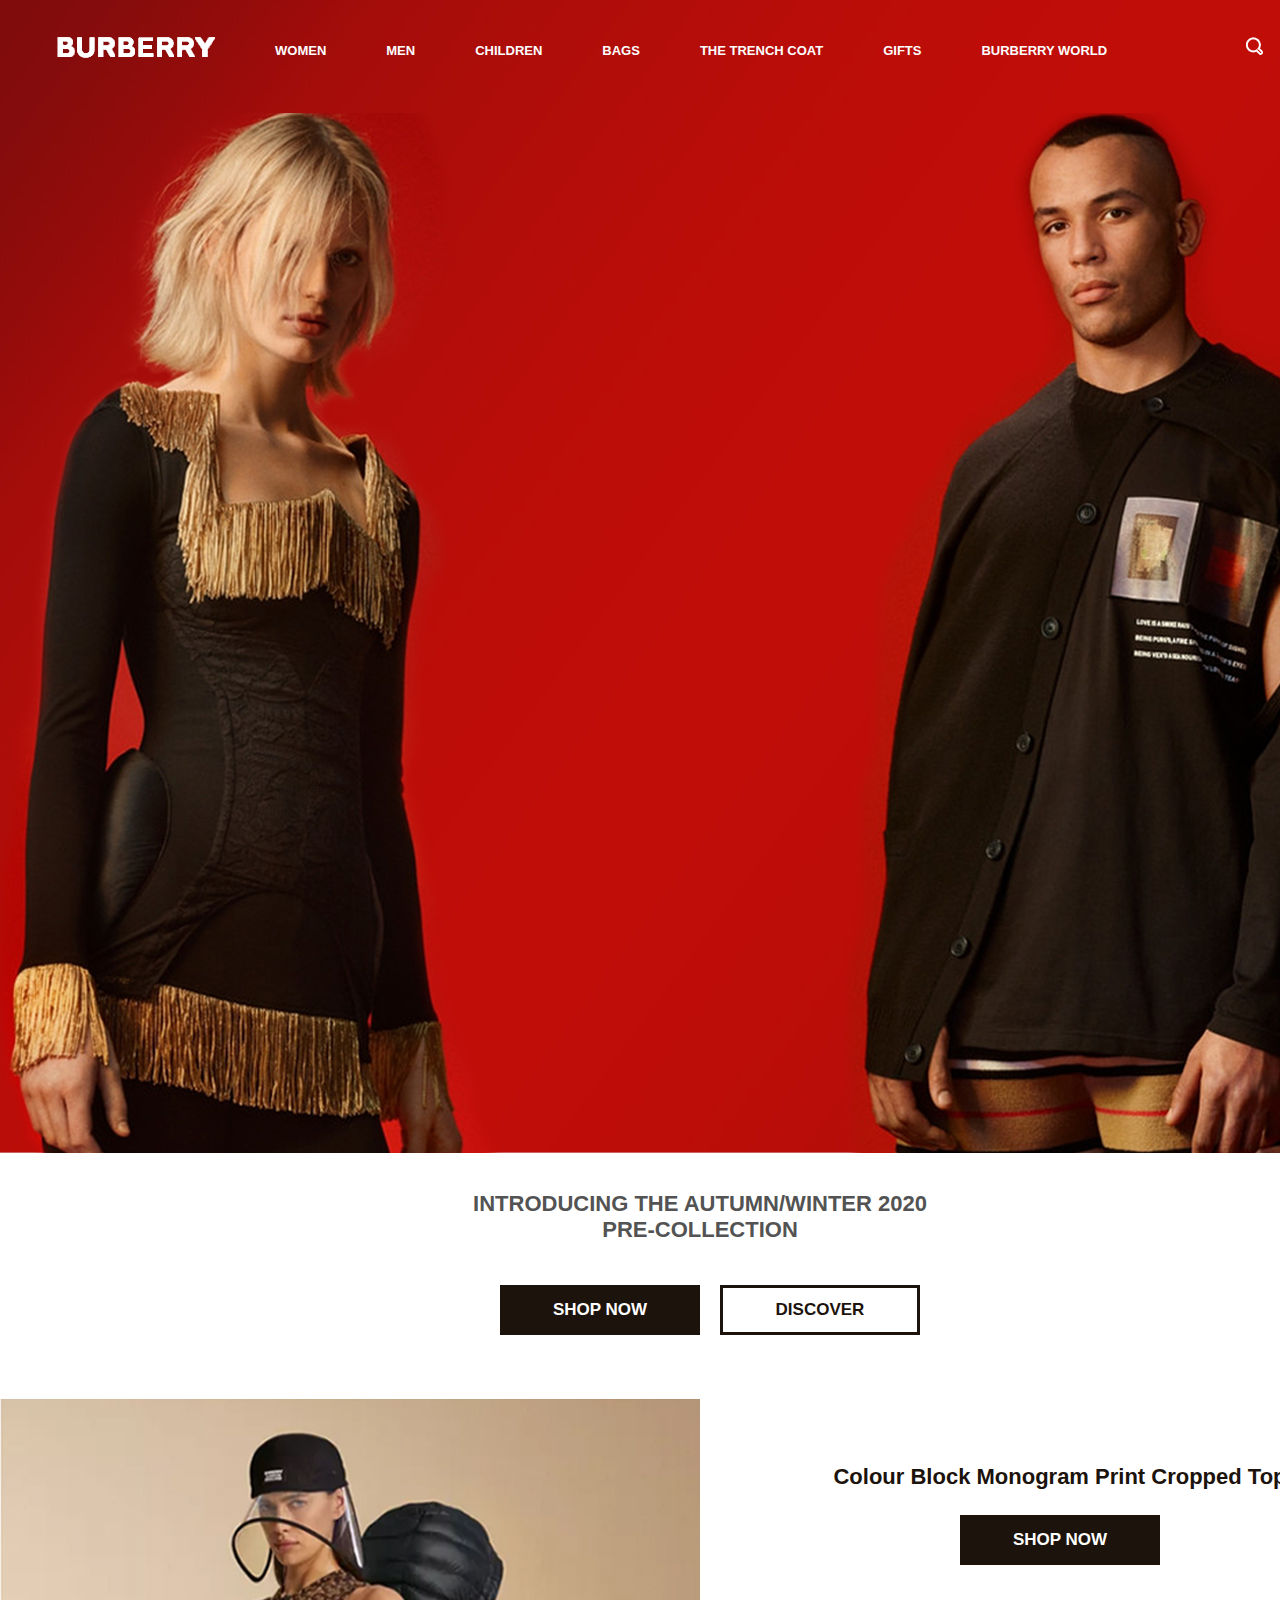
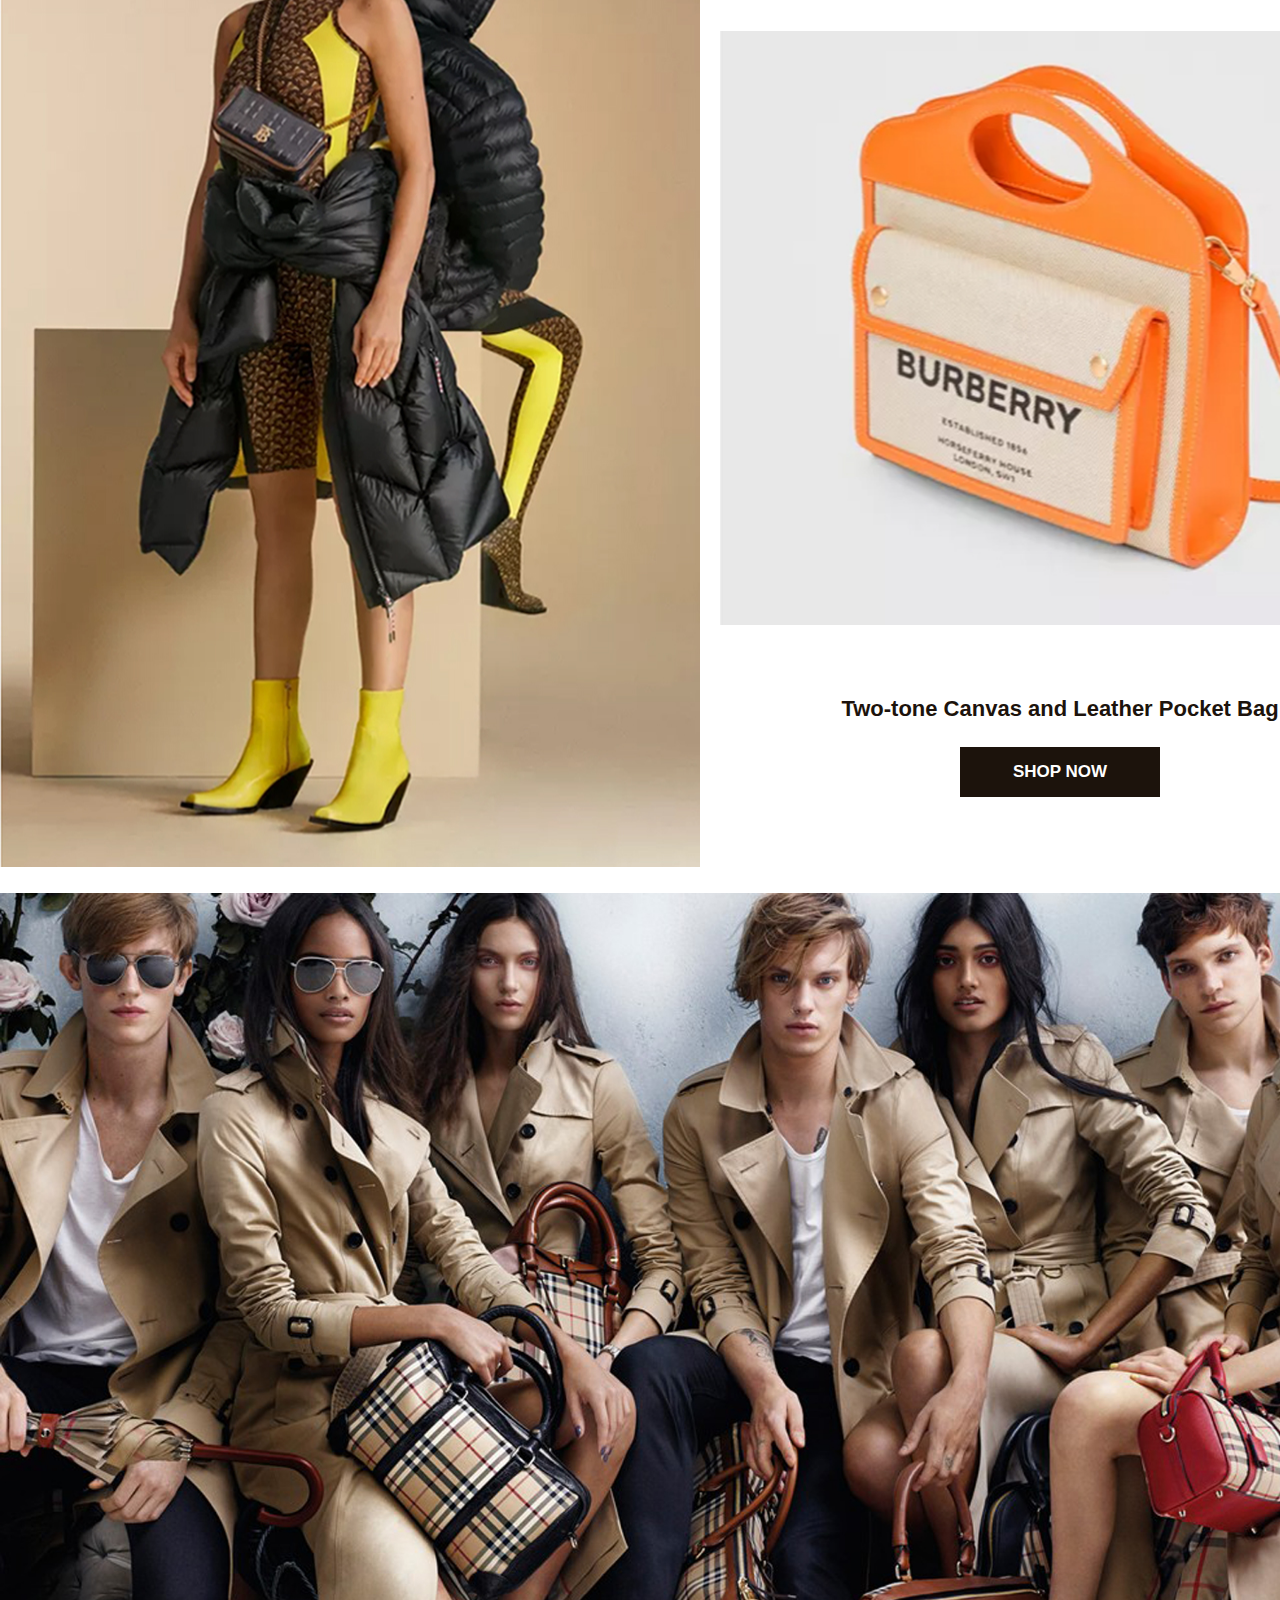
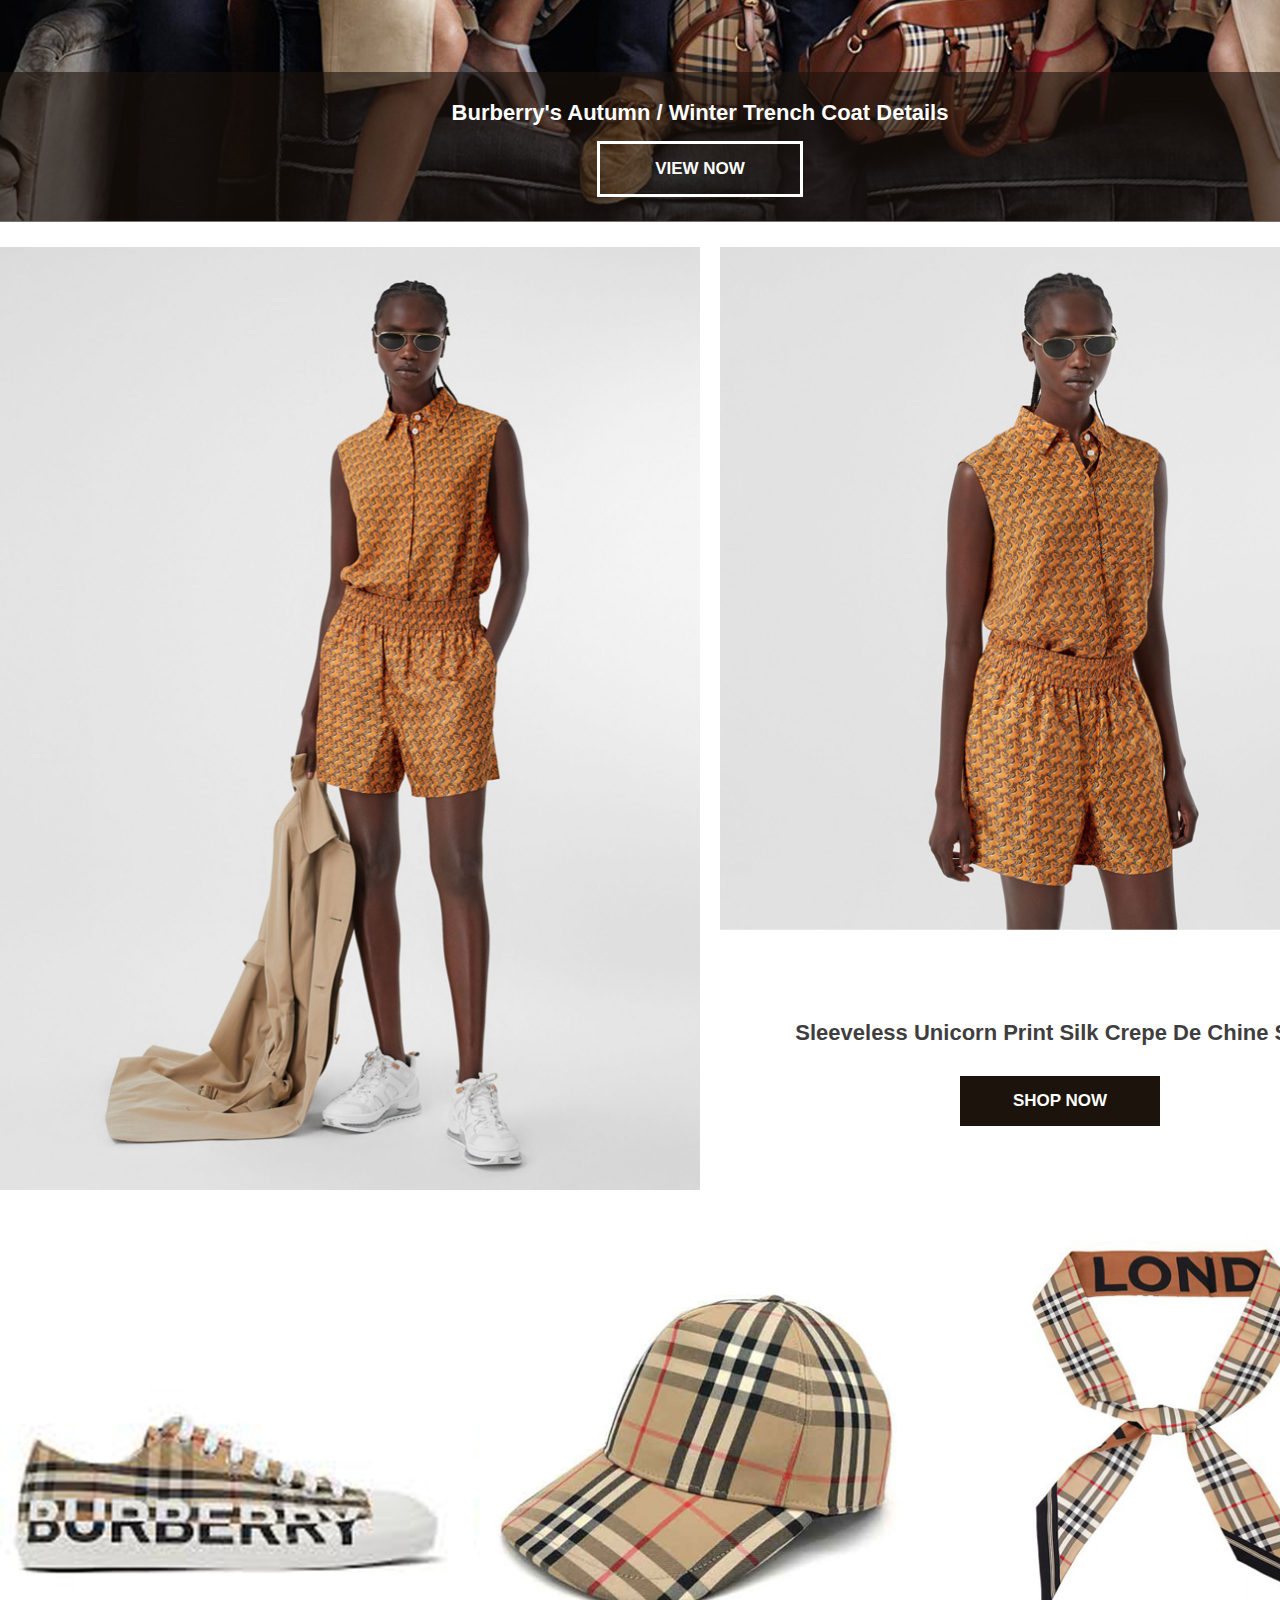
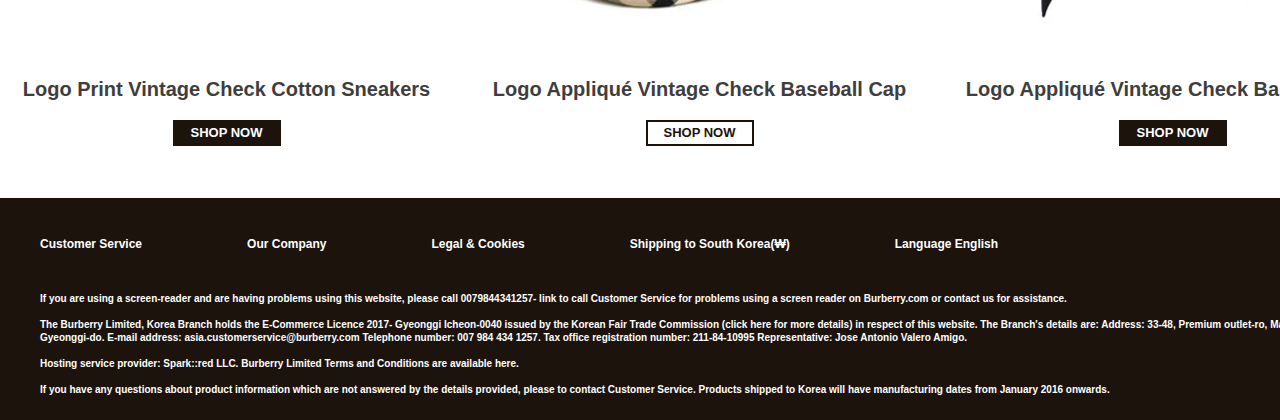
<file: index.html>
<!doctype html>
<html lang="ko">
	<head>
		<title>Burberry</title>
		<meta charset="utf-8">
		<link href="css/common.css" rel="stylesheet">
		<link href="css/main.css" rel="stylesheet">
	</head>
	<body>
		<div class="firstDiv">
			<header>
				<h1><a href="#"><img src="images/logo.png" alt="로고"></a></h1>
				<nav>
					<ul class="menu">
						<li><a href="women.html">WOMEN</a></li>
						<li><a href="men.html">MEN</a></li>
						<li><a href="children.html">CHILDREN</a></li>
						<li><a href="bags.html">BAGS</a></li>
						<li><a href="thetrenchcoat.html">THE TRENCH COAT</a></li>
						<li><a href="#">GIFTS</a></li>
						<li><a href="#">BURBERRY WORLD</a></li>
					</ul>
					<ul class="icon">
						<li><a href="#"><img src="images/icon1.png" alt="icon1"></a></li>
						<li><a href="#"><img src="images/icon2.png" alt="icon2"></a></li>
						<li><a href="#"><img src="images/icon3.png" alt="icon3"></a></li>
					</ul>
				</nav>
			</header>
		</div>
		<section class="content">
			<section class="text">
				<p>INTRODUCING THE AUTUMN/WINTER 2020<br>
					PRE-COLLECTION</p>
				<ul>
					<li><a href="#">SHOP NOW</a></li>
					<li><a href="#">DISCOVER</a></li>
				</ul>
			</section>
			<section class="top">
				<ul>
					<li><img src="images/pic1.jpg" width="700px" height="1068px" alt="메인 모델 컷"></li>
					<li>
						<p>Colour Block Monogram Print Cropped Top</p>
						<a href="women.html">SHOP NOW</a><br>
						<img src="images/pic2.jpg" width="680px" alt="메인 가방">
						<p>Two-tone Canvas and Leather Pocket Bag</p>
						<a href="#">SHOP NOW</a>
					</li>
				</ul>
			</section>
			<section class="middle">
				<img src="images/middlepic.jpg" alt="단체컷">
				<div class="box">
					<p>Burberry's Autumn / Winter Trench Coat Details</p>
					<a href="thetrenchcoat.html">VIEW NOW</a>
				</div>
			</section>
			<section class="bottom">
				<ul>
					<li><img src="images/orangesuit1.jpg" width="700px" alt="오렌지수트1"></li>
					<li>
						<img src="images/orangesuit2.jpg" width="680px" alt="오렌지수트2">
						<p>Sleeveless Unicorn Print Silk Crepe De Chine Shirt</p>
						<a href="women.html">SHOP NOW</a>
					</li>
				</ul>
				<ul>
					<li>
						<img src="images/shoes.jpg" width="452px" alt="신발">
						<p>Logo Print Vintage Check Cotton Sneakers</p>
						<a href="#">SHOP NOW</a>
					</li>
					<li>
						<img src="images/hat.jpg" width="452px" alt="모자">
						<p>Logo Appliqué Vintage Check Baseball Cap</p>
						<a href="#">SHOP NOW</a>
					</li>
					<li>
						<img src="images/scarf.jpg" width="452px" alt="스카프">
						<p>Logo Appliqué Vintage Check Baseball Cap</p>
						<a href="#">SHOP NOW</a>
					</li>
				</ul>
			</section>
		</section>
		<div class="lastDiv">
			<footer>
				<ul>
					<li><a href="#">Customer Service</a></li>
					<li><a href="#">Our Company</a></li>
					<li><a href="#">Legal & Cookies</a></li>
					<li><a href="#">Shipping to South Korea(₩)</a></li>
					<li><a href="#">Language English</a></li>
				</ul>
				<p>If you are using a screen-reader and are having problems using this website, please 
				call 0079844341257- link to call Customer Service for problems using a screen reader on 
				Burberry.com or contact us for assistance.<br>
				<br>
				The Burberry Limited, Korea Branch holds the E-Commerce Licence 2017- Gyeonggi 
				Icheon-0040 issued by the Korean Fair Trade Commission (click here for more details) in 
				respect of this website. The Branch's details are: Address: 33-48, Premium outlet-ro, 
				Majang-myeon, Icheon-si, Gyeonggi-do. E-mail address: asia.customerservice@burberry.com 
				Telephone number: 007 984 434 1257. Tax office registration number: 211-84-10995 
				Representative: Jose Antonio Valero Amigo.<br>
				<br>
				Hosting service provider: Spark::red LLC. Burberry Limited Terms and Conditions are 
				available here.<br>
				<br>
				If you have any questions about product information which are not answered by the 
				details provided, please to contact Customer Service. Products shipped to Korea will have 
				manufacturing dates from January 2016 onwards.
				</p>
			</footer>
		</div>
	</body>
</html>
</file>
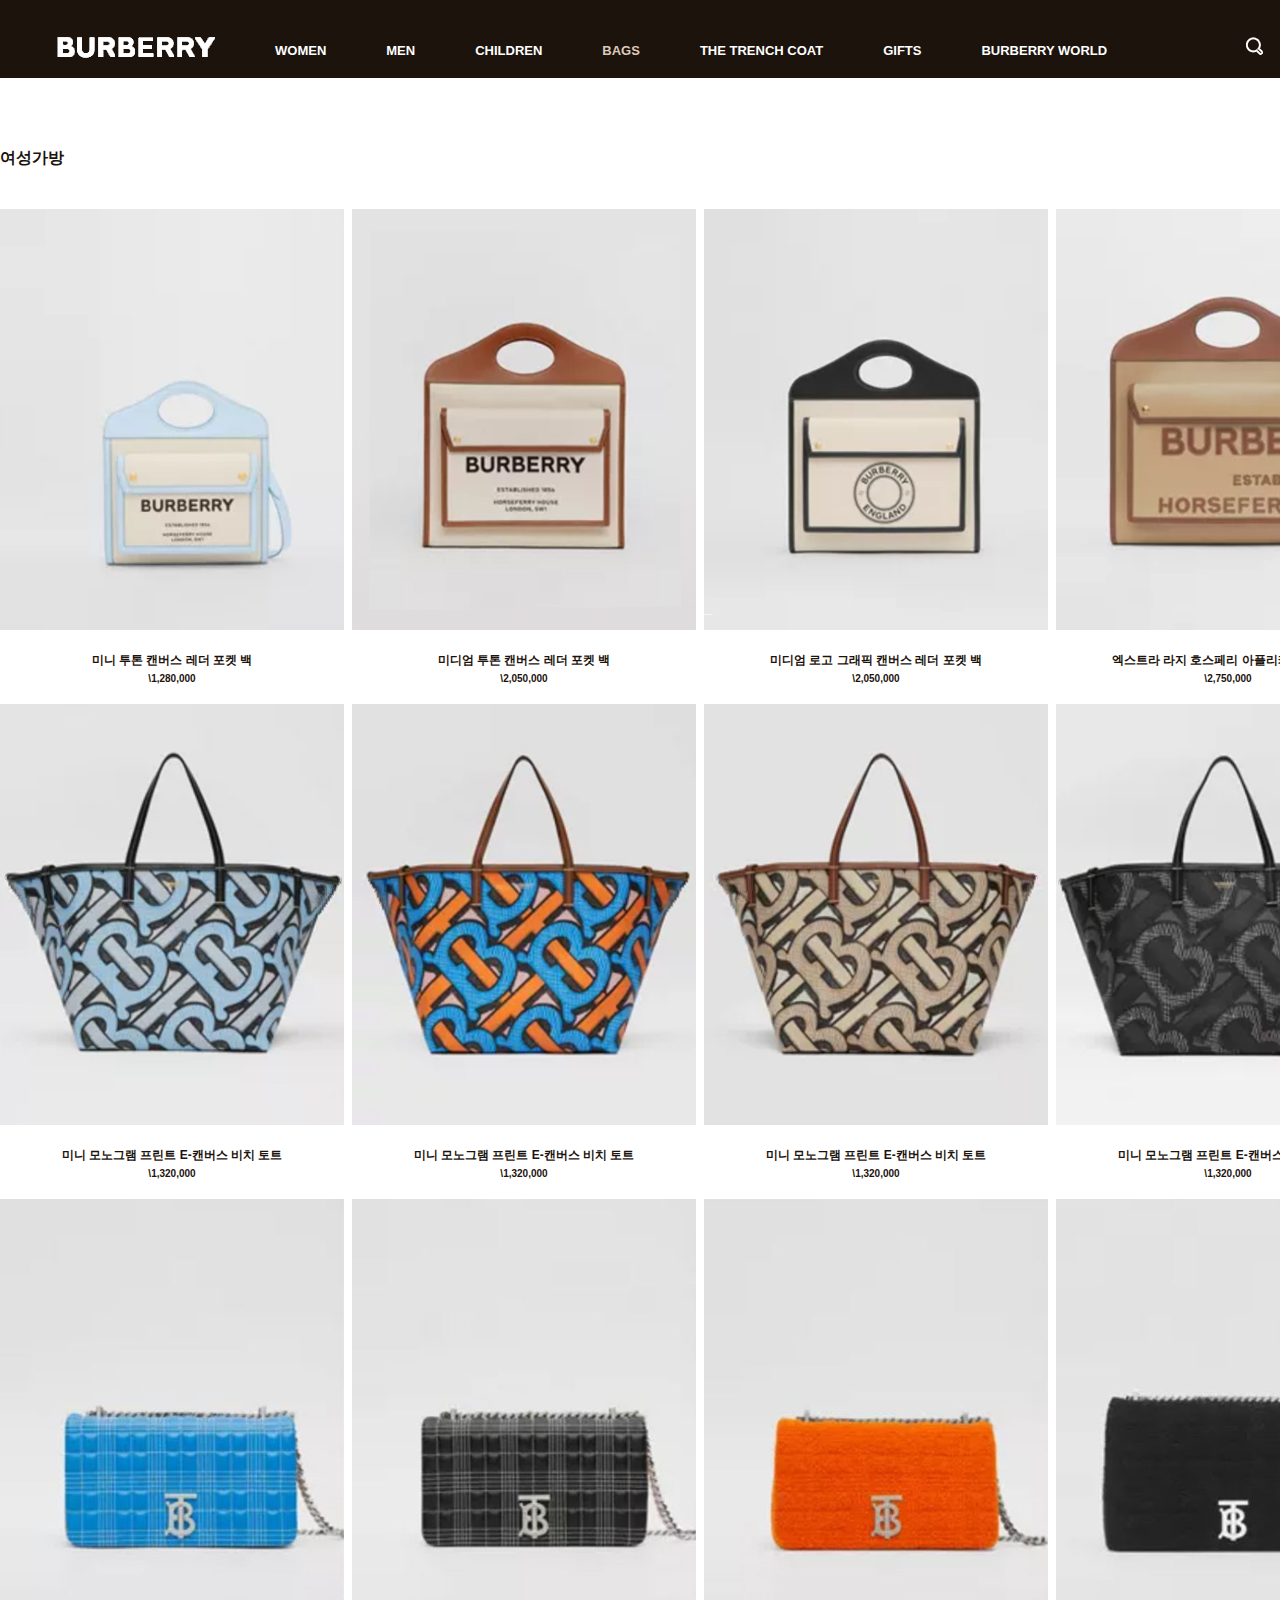
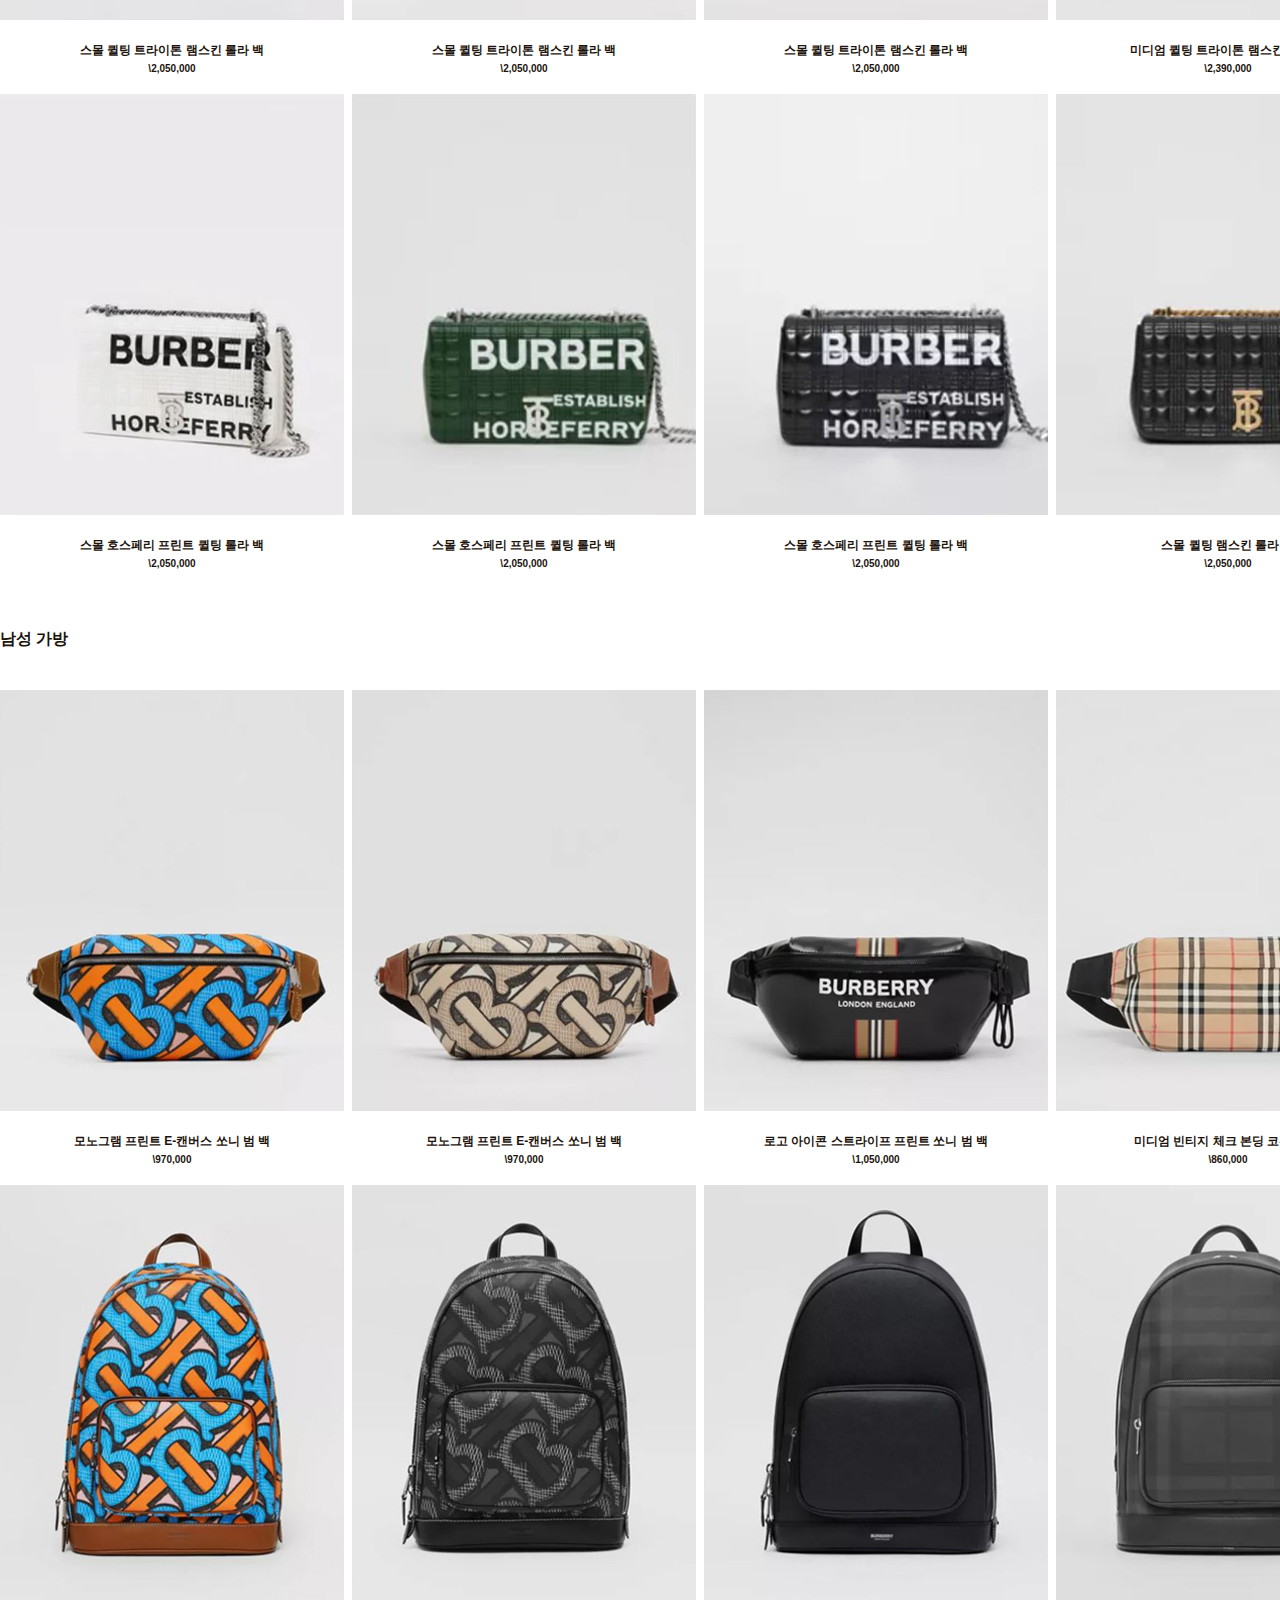
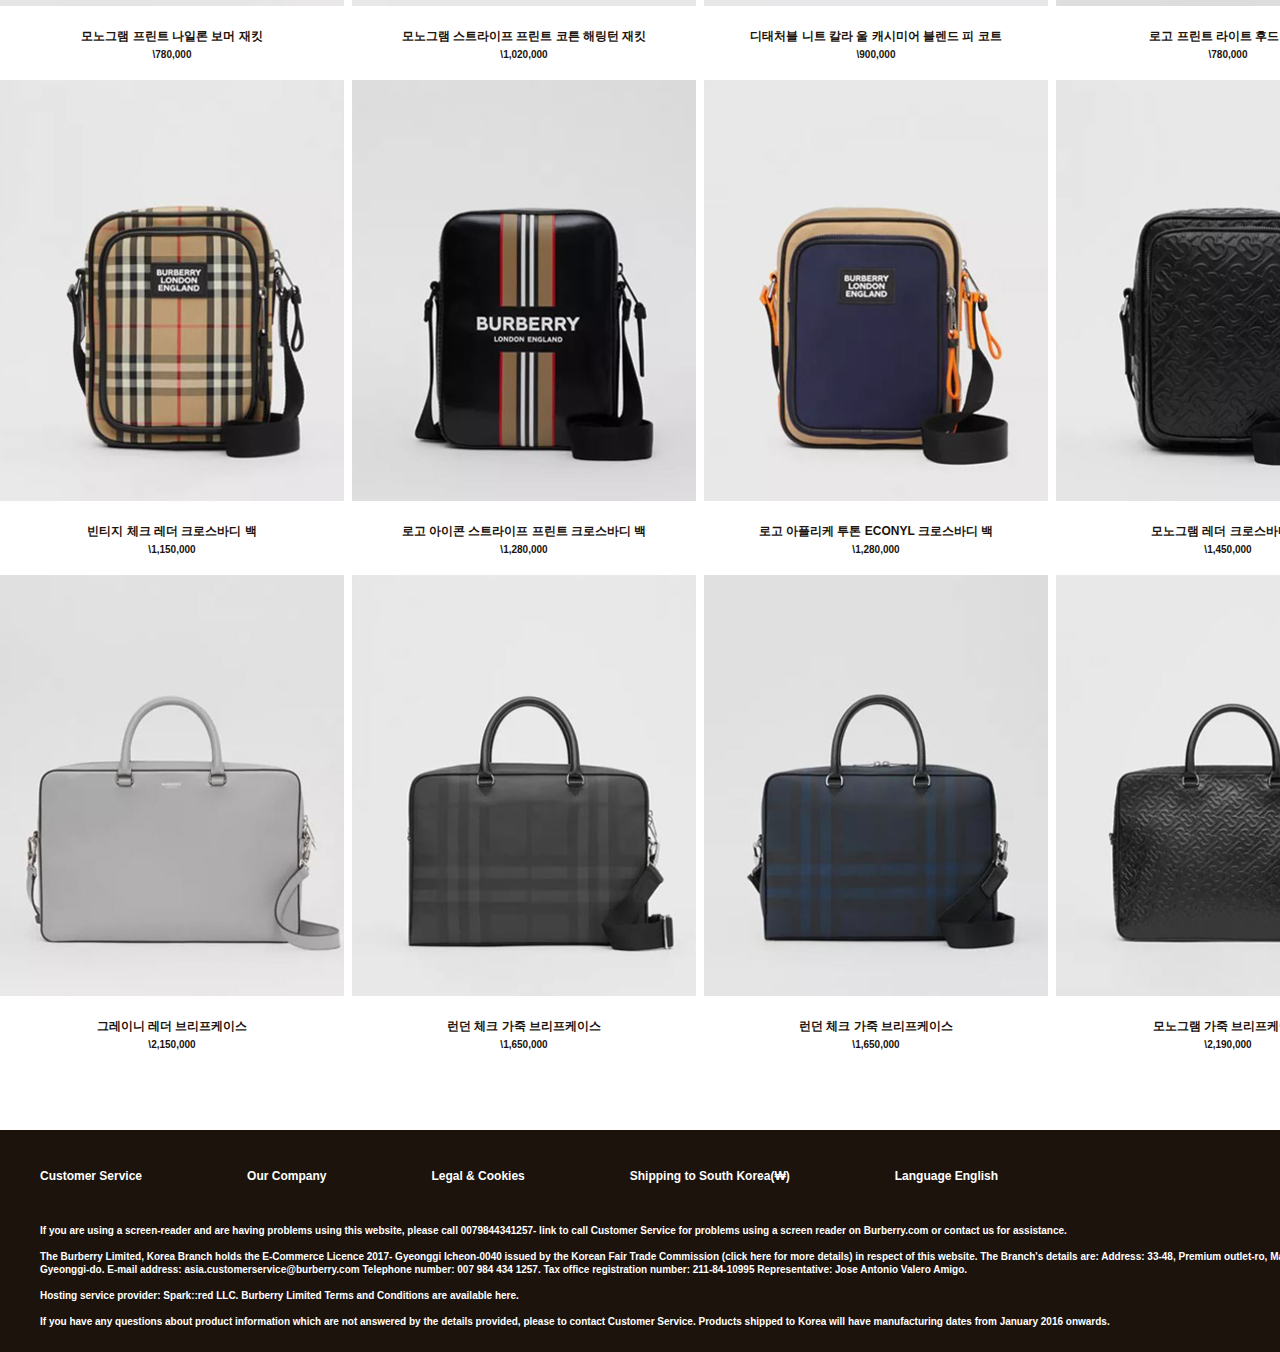
<file: bags.html>
<!doctype html>
<html lang="ko">
	<head>
		<title>Burberry</title>
		<meta charset="utf-8">
		<link href="css/common.css" rel="stylesheet">
		<link href="css/bags.css" rel="stylesheet">
	</head>
	<body>
		<div class="firstDiv">
			<header>
				<h1><a href="index.html"><img src="images/logo.png" alt="로고"></a></h1>
				<nav>
					<ul class="menu">
						<li><a href="women.html">WOMEN</a></li>
						<li><a href="men.html">MEN</a></li>
						<li><a href="bags.html">CHILDREN</a></li>
						<li><a href="bags.html">BAGS</a></li>
						<li><a href="thetrenchcoat.html">THE TRENCH COAT</a></li>
						<li><a href="#">GIFTS</a></li>
						<li><a href="#">BURBERRY WORLD</a></li>
					</ul>
					<ul class="icon">
						<li><a href="#"><img src="images/icon1.png" alt="icon1"></a></li>
						<li><a href="#"><img src="images/icon2.png" alt="icon2"></a></li>
						<li><a href="#"><img src="images/icon3.png" alt="icon3"></a></li>
					</ul>
				</nav>
			</header>
		</div>
		<section class="content">
			<p class="title">여성가방</p>
			<ul>
				<li>
					<img src="images/bags/bag_female1.jpg" alt="여성가방1">
					<p>미니 투톤 캔버스 레더 포켓 백<br>
					<span>\1,280,000</span></p>
				</li>
				<li>
					<img src="images/bags/bag_female2.jpg" alt="여성가방2">
					<p>미디엄 투톤 캔버스 레더 포켓 백<br>
					<span>\2,050,000</span></p>
				</li>
				<li>
					<img src="images/bags/bag_female3.jpg" alt="여성가방3">
					<p>미디엄 로고 그래픽 캔버스 레더 포켓 백<br>
					<span>\2,050,000</span></p>
				</li>
				<li>
					<img src="images/bags/bag_female4.jpg" alt="여성가방4">
					<p>엑스트라 라지 호스페리 아플리케 레더 포켓<br>
					<span>\2,750,000</span></p>
				</li>
			</ul>
			<ul>
				<li>
					<img src="images/bags/bag_female8.jpg" alt="여성가방8">
					<p>미니 모노그램 프린트 E-캔버스 비치 토트<br>
					<span>\1,320,000</span></p>
				</li>
				<li>
					<img src="images/bags/bag_female5.jpg" alt="여성가방5">
					<p>미니 모노그램 프린트 E-캔버스 비치 토트<br>
					<span>\1,320,000</span></p>
				</li>
				<li>
					<img src="images/bags/bag_female6.jpg" alt="여성가방6">
					<p>미니 모노그램 프린트 E-캔버스 비치 토트<br>
					<span>\1,320,000</span></p>
				</li>
				<li>
					<img src="images/bags/bag_female7.jpg" alt="여성가방7">
					<p>미니 모노그램 프린트 E-캔버스 비치 토트<br>
					<span>\1,320,000</span></p>
				</li>
			</ul>
			<ul>
				<li>
					<img src="images/bags/bag_female9.jpg" alt="여성가방9">
					<p>스몰 퀼팅 트라이톤 램스킨 롤라 백<br>
					<span>\2,050,000</span></p>
				</li>
				<li>
					<img src="images/bags/bag_female10.jpg" alt="여성가방10">
					<p>스몰 퀼팅 트라이톤 램스킨 롤라 백<br>
					<span>\2,050,000</span></p>
				</li>
				<li>
					<img src="images/bags/bag_female11.jpg" alt="여성가방11">
					<p>스몰 퀼팅 트라이톤 램스킨 롤라 백<br>
					<span>\2,050,000</span></p>
				</li>
				<li>
					<img src="images/bags/bag_female12.jpg" alt="여성가방12">
					<p>미디엄 퀼팅 트라이톤 램스킨 롤라 백<br>
					<span>\2,390,000</span></p>
				</li>
			</ul>
			<ul>
				<li>
					<img src="images/bags/bag_female13.jpg" alt="여성가방13">
					<p>스몰 호스페리 프린트 퀼팅 롤라 백<br>
					<span>\2,050,000</span></p>
				</li>
				<li>
					<img src="images/bags/bag_female14.jpg" alt="여성가방14">
					<p>스몰 호스페리 프린트 퀼팅 롤라 백<br>
					<span>\2,050,000</span></p>
				</li>
				<li>
					<img src="images/bags/bag_female15.jpg" alt="여성가방15">
					<p>스몰 호스페리 프린트 퀼팅 롤라 백<br>
					<span>\2,050,000</span></p>
				</li>
				<li>
					<img src="images/bags/bag_female16.jpg" alt="여성가방16">
					<p>스몰 퀼팅 램스킨 롤라 백<br>
					<span>\2,050,000</span></p>
				</li>
			</ul>
			<p class="title">남성 가방</p>
			<ul>
				<li>
					<img src="images/bags/bag_male1.jpg" alt="남성가방1">
					<p>모노그램 프린트 E-캔버스 쏘니 범 백<br>
					<span>\970,000</span></p>
				</li>
				<li>
					<img src="images/bags/bag_male2.jpg" alt="남성가방2">
					<p>모노그램 프린트 E-캔버스 쏘니 범 백<br>
					<span>\970,000</span></p>
				</li>
				<li>
					<img src="images/bags/bag_male3.jpg" alt="남성가방3">
					<p>로고 아이콘 스트라이프 프린트 쏘니 범 백<br>
					<span>\1,050,000</span></p>
				</li>
				<li>
					<img src="images/bags/bag_male4.jpg" alt="남성가방4">
					<p>미디엄 빈티지 체크 본딩 코튼 범 백<br>
					<span>\860,000</span></p>
				</li>
			</ul>
			<ul>
				<li>
					<img src="images/bags/bag_male5.jpg" alt="남성가방5">
					<p>모노그램 프린트 나일론 보머 재킷<br>
					<span>\780,000</span></p>
				</li>
				<li>
					<img src="images/bags/bag_male6.jpg" alt="남성가방6">
					<p>모노그램 스트라이프 프린트 코튼 해링턴 재킷<br>
					<span>\1,020,000</span></p>
				</li>
				<li>
					<img src="images/bags/bag_male7.jpg" alt="남성가방7">
					<p>디태처블 니트 칼라 울 캐시미어 블렌드 피 코트<br>
					<span>\900,000</span></p>
				</li>
				<li>
					<img src="images/bags/bag_male8.jpg" alt="남성가방8">
					<p>로고 프린트 라이트 후드 재킷<br>
					<span>\780,000</span></p>
				</li>
			</ul>
			<ul>
				<li>
					<img src="images/bags/bag_male9.jpg" alt="남성가방9">
					<p>빈티지 체크 레더 크로스바디 백<br>
					<span>\1,150,000</span></p>
				</li>
				<li>
					<img src="images/bags/bag_male10.jpg" alt="남성가방10">
					<p>로고 아이콘 스트라이프 프린트 크로스바디 백<br>
					<span>\1,280,000</span></p>
				</li>
				<li>
					<img src="images/bags/bag_male11.jpg" alt="남성가방11">
					<p>로고 아플리케 투톤 ECONYL 크로스바디 백<br>
					<span>\1,280,000</span></p>
				</li>
				<li>
					<img src="images/bags/bag_male12.jpg" alt="남성가방12">
					<p>모노그램 레더 크로스바디 백<br>
					<span>\1,450,000</span></p>
				</li>
			</ul>
			<ul>
				<li>
					<img src="images/bags/bag_male13.jpg" alt="남성가방13">
					<p>그레이니 레더 브리프케이스<br>
					<span>\2,150,000</span></p>
				</li>
				<li>
					<img src="images/bags/bag_male14.jpg" alt="남성가방14">
					<p>런던 체크 가죽 브리프케이스<br>
					<span>\1,650,000</span></p>
				</li>
				<li>
					<img src="images/bags/bag_male15.jpg" alt="남성가방15">
					<p>런던 체크 가죽 브리프케이스<br>
					<span>\1,650,000</span></p>
				</li>
				<li>
					<img src="images/bags/bag_male16.jpg" alt="남성가방16">
					<p>모노그램 가죽 브리프케이스<br>
					<span>\2,190,000</span></p>
				</li>
			</ul>
		</section>
		<div class="lastDiv">
			<footer>
				<ul>
					<li><a href="#">Customer Service</a></li>
					<li><a href="#">Our Company</a></li>
					<li><a href="#">Legal & Cookies</a></li>
					<li><a href="#">Shipping to South Korea(₩)</a></li>
					<li><a href="#">Language English</a></li>
				</ul>
				<p>If you are using a screen-reader and are having problems using this website, please 
				call 0079844341257- link to call Customer Service for problems using a screen reader on 
				Burberry.com or contact us for assistance.<br>
				<br>
				The Burberry Limited, Korea Branch holds the E-Commerce Licence 2017- Gyeonggi 
				Icheon-0040 issued by the Korean Fair Trade Commission (click here for more details) in 
				respect of this website. The Branch's details are: Address: 33-48, Premium outlet-ro, 
				Majang-myeon, Icheon-si, Gyeonggi-do. E-mail address: asia.customerservice@burberry.com 
				Telephone number: 007 984 434 1257. Tax office registration number: 211-84-10995 
				Representative: Jose Antonio Valero Amigo.<br>
				<br>
				Hosting service provider: Spark::red LLC. Burberry Limited Terms and Conditions are 
				available here.<br>
				<br>
				If you have any questions about product information which are not answered by the 
				details provided, please to contact Customer Service. Products shipped to Korea will have 
				manufacturing dates from January 2016 onwards.
				</p>
			</footer>
		</div>
	</body>
</html>
</file>
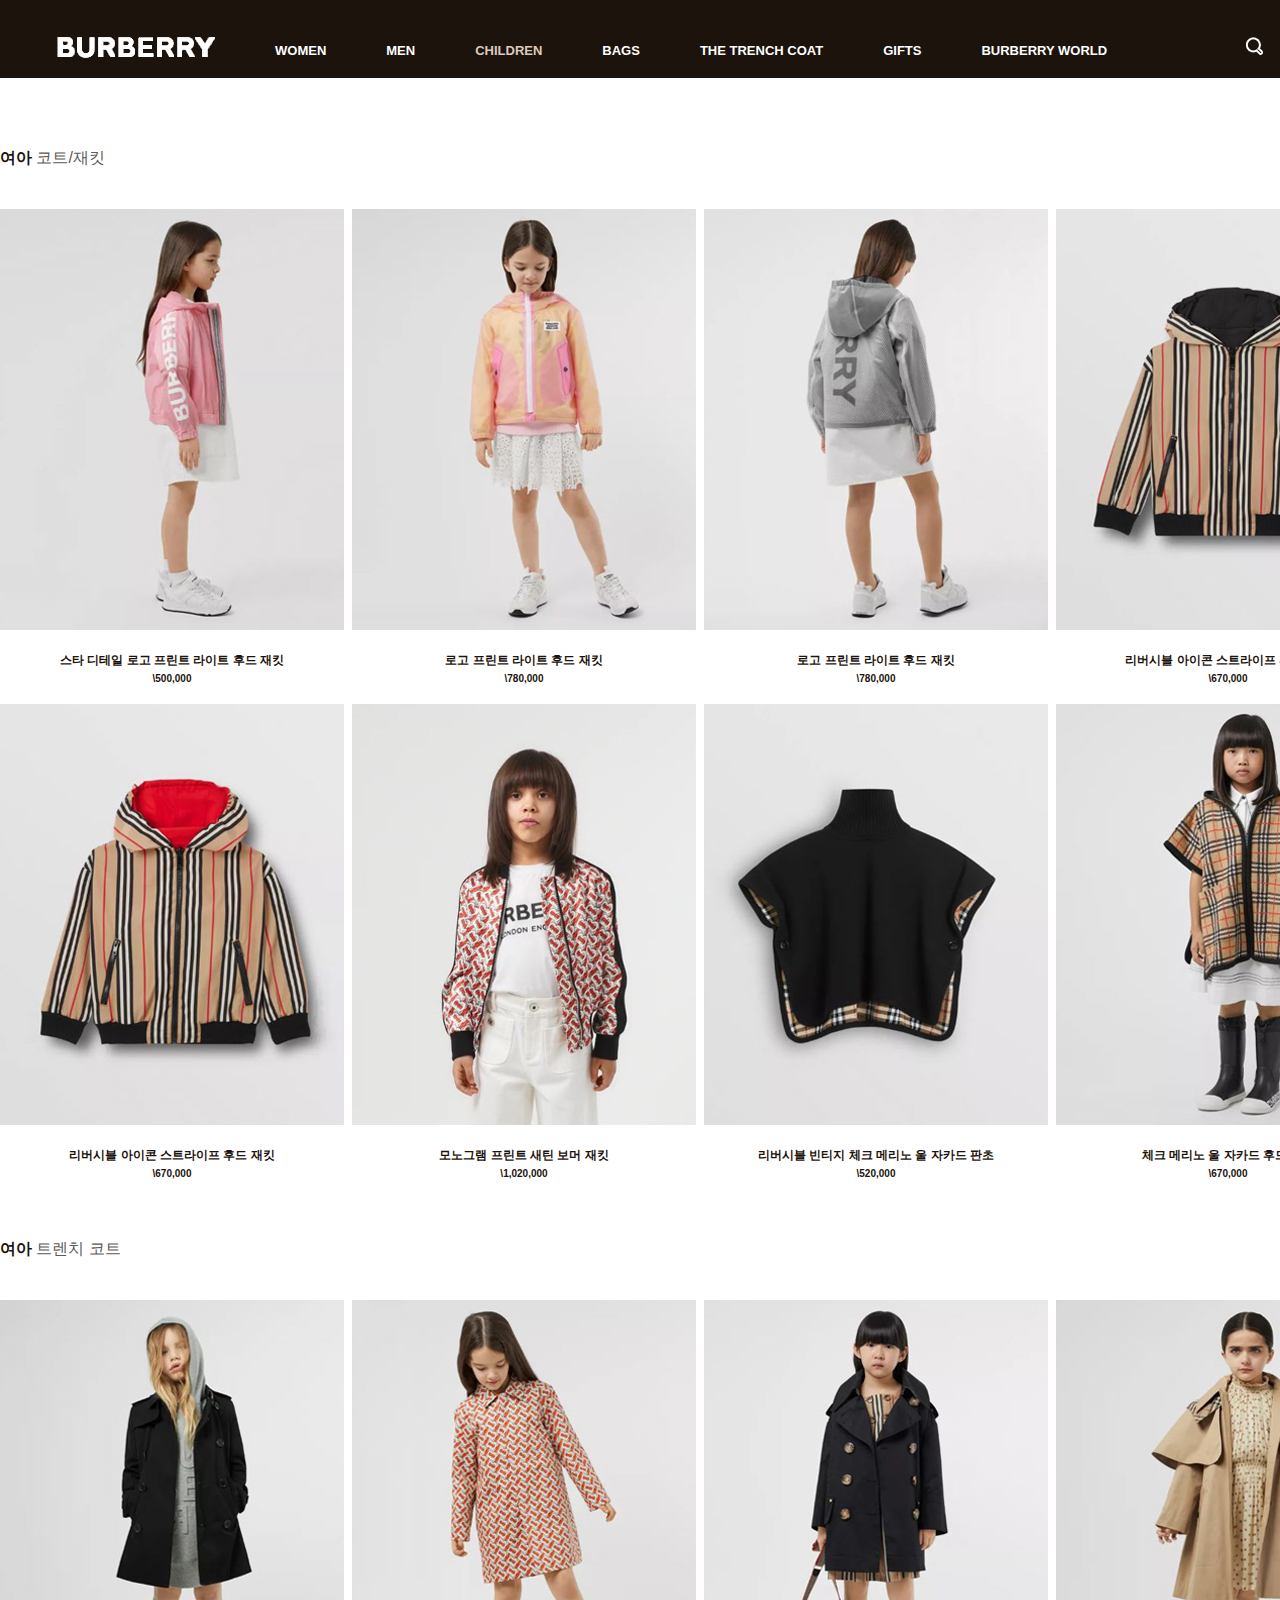
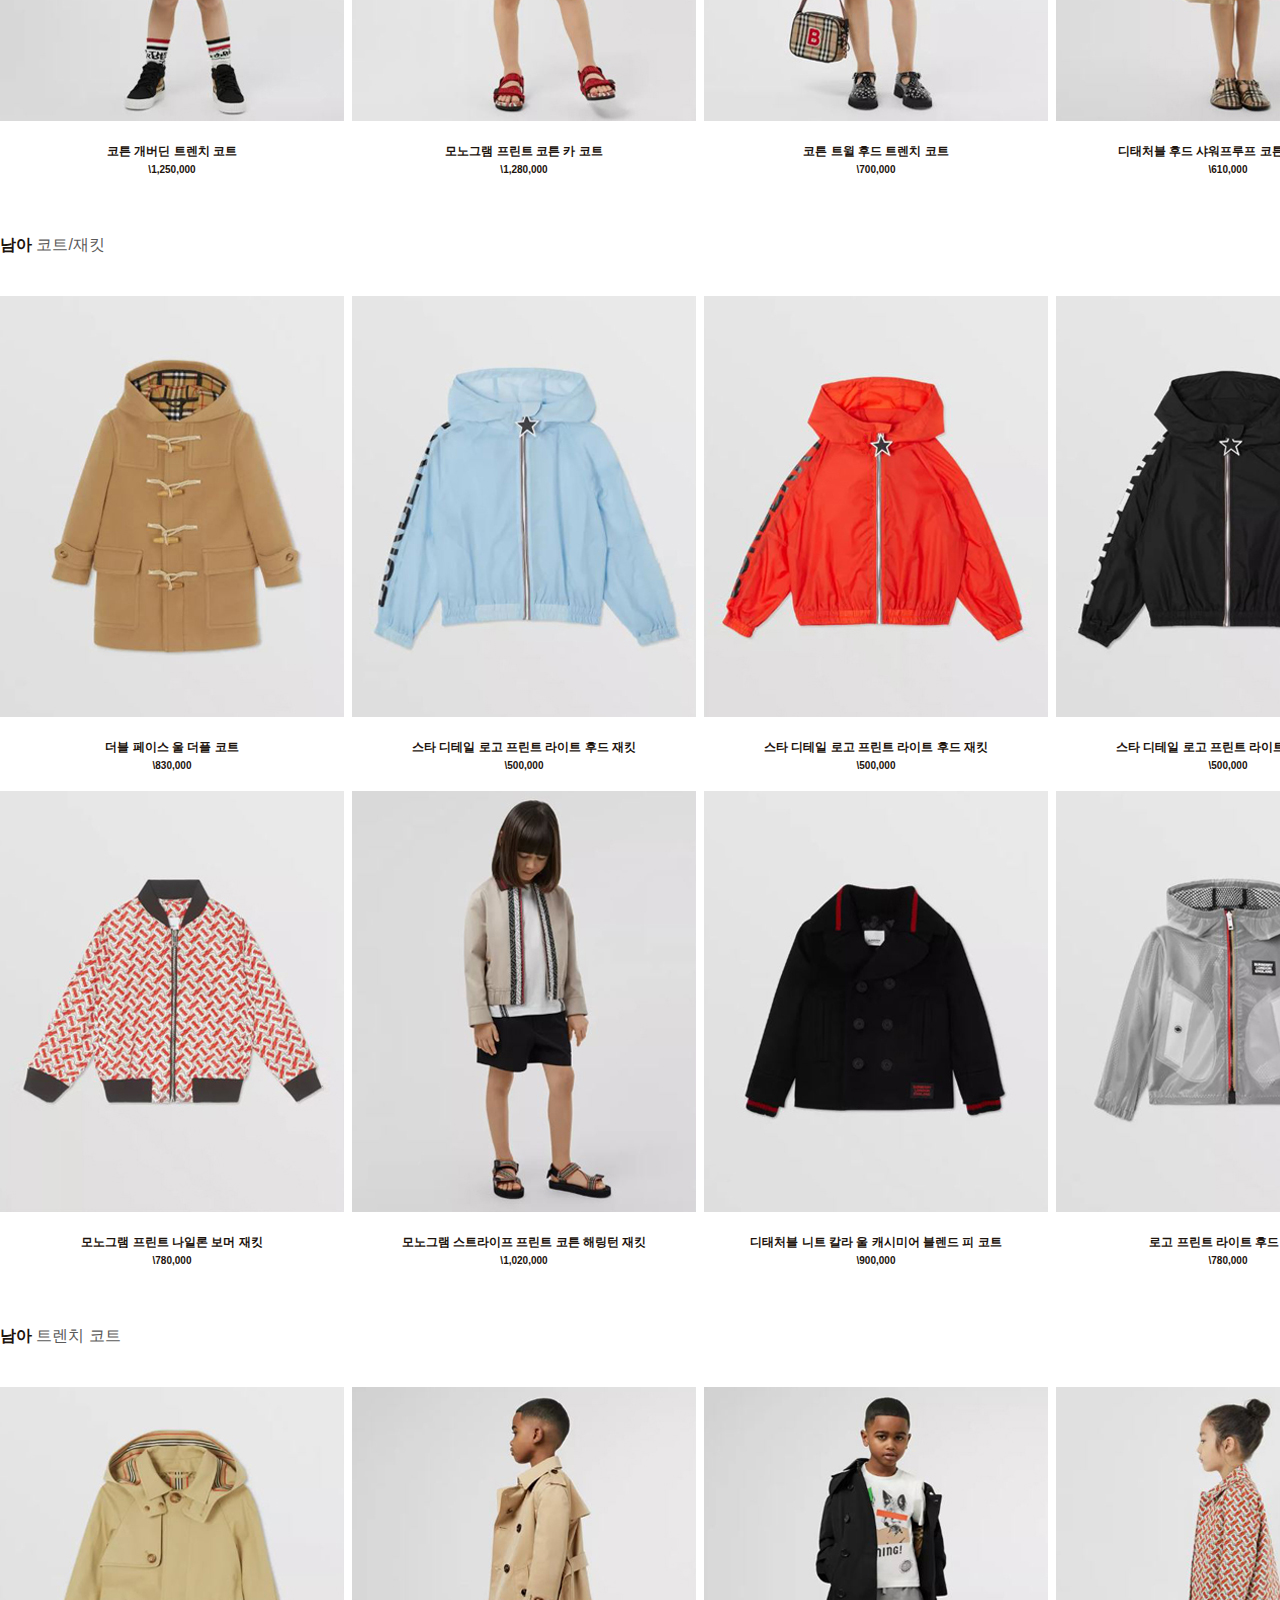
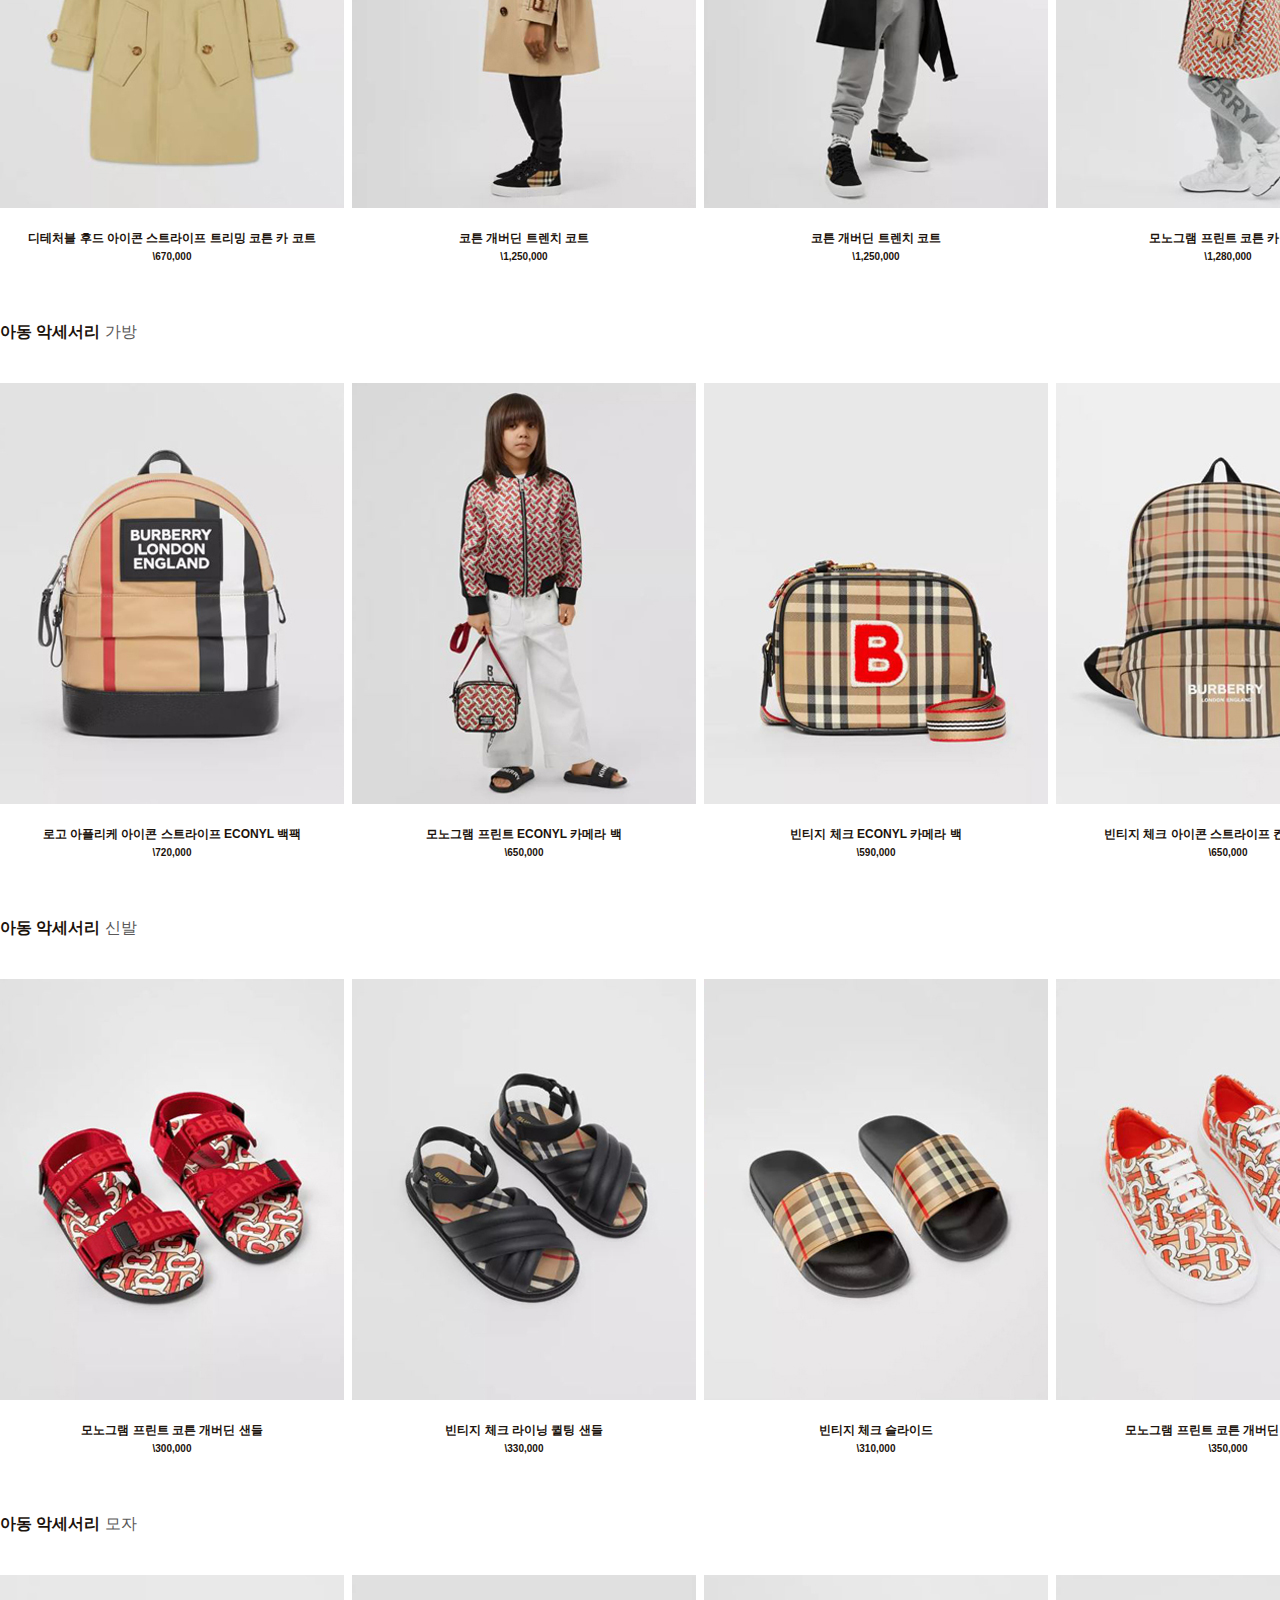
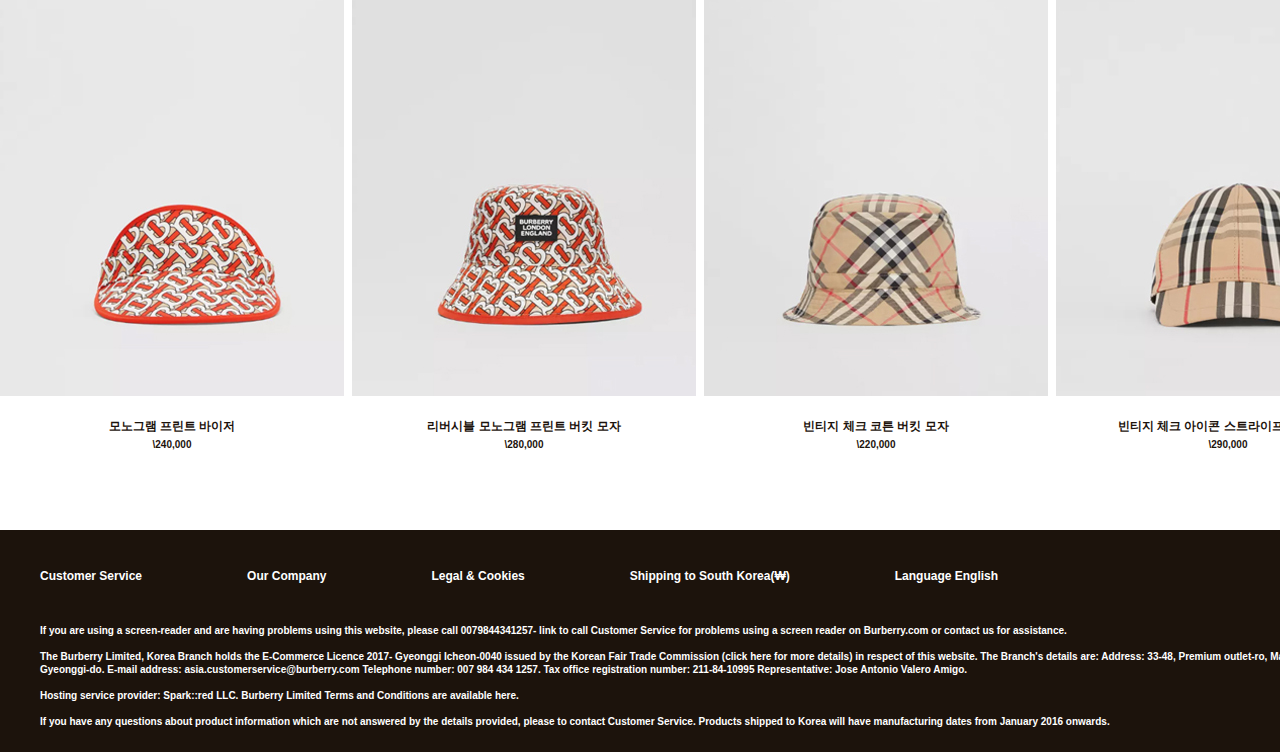
<file: children.html>
<!doctype html>
<html lang="ko">
	<head>
		<title>Burberry</title>
		<meta charset="utf-8">
		<link href="css/common.css" rel="stylesheet">
		<link href="css/children.css" rel="stylesheet">
	</head>
	<body>
		<div class="firstDiv">
			<header>
				<h1><a href="index.html"><img src="images/logo.png" alt="로고"></a></h1>
				<nav>
					<ul class="menu">
						<li><a href="women.html">WOMEN</a></li>
						<li><a href="men.html">MEN</a></li>
						<li><a href="children.html">CHILDREN</a></li>
						<li><a href="bags.html">BAGS</a></li>
						<li><a href="thetrenchcoat.html">THE TRENCH COAT</a></li>
						<li><a href="#">GIFTS</a></li>
						<li><a href="#">BURBERRY WORLD</a></li>
					</ul>
					<ul class="icon">
						<li><a href="#"><img src="images/icon1.png" alt="icon1"></a></li>
						<li><a href="#"><img src="images/icon2.png" alt="icon2"></a></li>
						<li><a href="#"><img src="images/icon3.png" alt="icon3"></a></li>
					</ul>
				</nav>
			</header>
		</div>
		<section class="content">
			<p class="title">여아 <span>코트/재킷</span></p>
			<ul>
				<li>
					<img src="images/children/girl1.jpg" alt="여아1">
					<p>스타 디테일 로고 프린트 라이트 후드 재킷<br>
					<span>\500,000</span></p>
				</li>
				<li>
					<img src="images/children/girl2.jpg" alt="여아2">
					<p>로고 프린트 라이트 후드 재킷<br>
					<span>\780,000</span></p>
				</li>
				<li>
					<img src="images/children/girl3.jpg" alt="여아3">
					<p>로고 프린트 라이트 후드 재킷<br>
					<span>\780,000</span></p>
				</li>
				<li>
					<img src="images/children/girl4.jpg" alt="여아4">
					<p>리버시블 아이콘 스트라이프 후드 재킷<br>
					<span>\670,000</span></p>
				</li>
			</ul>
			<ul>
				<li>
					<img src="images/children/girl5.jpg" alt="여아5">
					<p>리버시블 아이콘 스트라이프 후드 재킷<br>
					<span>\670,000</span></p>
				</li>
				<li>
					<img src="images/children/girl6.jpg" alt="여아6">
					<p>모노그램 프린트 새틴 보머 재킷<br>
					<span>\1,020,000</span></p>
				</li>
				<li>
					<img src="images/children/girl7.jpg" alt="여아7">
					<p>리버시블 빈티지 체크 메리노 울 자카드 판초<br>
					<span>\520,000</span></p>
				</li>
				<li>
					<img src="images/children/girl8.jpg" alt="여아8">
					<p>체크 메리노 울 자카드 후드 판초<br>
					<span>\670,000</span></p>
				</li>
			</ul>
			<p class="title">여아 <span>트렌치 코트</span></p>
			<ul>
				<li>
					<img src="images/children/girl9.jpg" alt="여아9">
					<p>코튼 개버딘 트렌치 코트<br>
					<span>\1,250,000</span></p>
				</li>
				<li>
					<img src="images/children/girl10.jpg" alt="여아10">
					<p>모노그램 프린트 코튼 카 코트<br>
					<span>\1,280,000</span></p>
				</li>
				<li>
					<img src="images/children/girl11.jpg" alt="여아11">
					<p>코튼 트윌 후드 트렌치 코트<br>
					<span>\700,000</span></p>
				</li>
				<li>
					<img src="images/children/girl12.jpg" alt="여아12">
					<p>디태처블 후드 샤워프루프 코튼 스윙 코트<br>
					<span>\610,000</span></p>
				</li>
			</ul>
			<p class="title">남아 <span>코트/재킷</span></p>
			<ul>
				<li>
					<img src="images/children/boy1.jpg" alt="남아1">
					<p>더블 페이스 울 더플 코트<br>
					<span>\830,000</span></p>
				</li>
				<li>
					<img src="images/children/boy2.jpg" alt="남아2">
					<p>스타 디테일 로고 프린트 라이트 후드 재킷<br>
					<span>\500,000</span></p>
				</li>
				<li>
					<img src="images/children/boy3.jpg" alt="남아3">
					<p>스타 디테일 로고 프린트 라이트 후드 재킷<br>
					<span>\500,000</span></p>
				</li>
				<li>
					<img src="images/children/boy4.jpg" alt="남아4">
					<p>스타 디테일 로고 프린트 라이트 후드 재킷<br>
					<span>\500,000</span></p>
				</li>
			</ul>
			<ul>
				<li>
					<img src="images/children/boy5.jpg" alt="남아5">
					<p>모노그램 프린트 나일론 보머 재킷<br>
					<span>\780,000</span></p>
				</li>
				<li>
					<img src="images/children/boy6.jpg" alt="남아6">
					<p>모노그램 스트라이프 프린트 코튼 해링턴 재킷<br>
					<span>\1,020,000</span></p>
				</li>
				<li>
					<img src="images/children/boy7.jpg" alt="남아7">
					<p>디태처블 니트 칼라 울 캐시미어 블렌드 피 코트<br>
					<span>\900,000</span></p>
				</li>
				<li>
					<img src="images/children/boy8.jpg" alt="남아8">
					<p>로고 프린트 라이트 후드 재킷<br>
					<span>\780,000</span></p>
				</li>
			</ul>
			<p class="title">남아 <span>트렌치 코트</span></p>
			<ul>
				<li>
					<img src="images/children/boy9.jpg" alt="남아9">
					<p>디테처블 후드 아이콘 스트라이프 트리밍 코튼 카 코트<br>
					<span>\670,000</span></p>
				</li>
				<li>
					<img src="images/children/boy10.jpg" alt="남아10">
					<p>코튼 개버딘 트렌치 코트<br>
					<span>\1,250,000</span></p>
				</li>
				<li>
					<img src="images/children/boy11.jpg" alt="남아11">
					<p>코튼 개버딘 트렌치 코트<br>
					<span>\1,250,000</span></p>
				</li>
				<li>
					<img src="images/children/boy12.jpg" alt="남아12">
					<p>모노그램 프린트 코튼 카 코트<br>
					<span>\1,280,000</span></p>
				</li>
			</ul>
			<p class="title">아동 악세서리 <span>가방</span></p>
			<ul>
				<li>
					<img src="images/children/bag1.jpg" alt="가방1">
					<p>로고 아플리케 아이콘 스트라이프 ECONYL 백팩<br>
					<span>\720,000</span></p>
				</li>
				<li>
					<img src="images/children/bag2.jpg" alt="가방2">
					<p>모노그램 프린트 ECONYL 카메라 백<br>
					<span>\650,000</span></p>
				</li>
				<li>
					<img src="images/children/bag3.jpg" alt="가방3">
					<p>빈티지 체크 ECONYL 카메라 백<br>
					<span>\590,000</span></p>
				</li>
				<li>
					<img src="images/children/bag4.jpg" alt="가방4">
					<p>빈티지 체크 아이콘 스트라이프 컨버터블 범 백<br>
					<span>\650,000</span></p>
				</li>
			</ul>
			<p class="title">아동 악세서리 <span>신발</span></p>
			<ul>
				<li>
					<img src="images/children/shoes1.jpg" alt="신발1">
					<p>모노그램 프린트 코튼 개버딘 샌들<br>
					<span>\300,000</span></p>
				</li>
				<li>
					<img src="images/children/shoes2.jpg" alt="신발2">
					<p>빈티지 체크 라이닝 퀼팅 샌들<br>
					<span>\330,000</span></p>
				</li>
				<li>
					<img src="images/children/shoes3.jpg" alt="신발3">
					<p>빈티지 체크 슬라이드<br>
					<span>\310,000</span></p>
				</li>
				<li>
					<img src="images/children/shoes4.jpg" alt="신발4">
					<p>모노그램 프린트 코튼 개버딘 스니커즈<br>
					<span>\350,000</span></p>
				</li>
			</ul>
			<p class="title">아동 악세서리 <span>모자</span></p>
			<ul>
				<li>
					<img src="images/children/hat1.jpg" alt="모자1">
					<p>모노그램 프린트 바이저<br>
					<span>\240,000</span></p>
				</li>
				<li>
					<img src="images/children/hat2.jpg" alt="모자2">
					<p>리버시블 모노그램 프린트 버킷 모자<br>
					<span>\280,000</span></p>
				</li>
				<li>
					<img src="images/children/hat3.jpg" alt="모자3">
					<p>빈티지 체크 코튼 버킷 모자<br>
					<span>\220,000</span></p>
				</li>
				<li>
					<img src="images/children/hat4.jpg" alt="모자4">
					<p>빈티지 체크 아이콘 스트라이프 야구 모자<br>
					<span>\290,000</span></p>
				</li>
			</ul>
		</section>
		<div class="lastDiv">
			<footer>
				<ul>
					<li><a href="#">Customer Service</a></li>
					<li><a href="#">Our Company</a></li>
					<li><a href="#">Legal & Cookies</a></li>
					<li><a href="#">Shipping to South Korea(₩)</a></li>
					<li><a href="#">Language English</a></li>
				</ul>
				<p>If you are using a screen-reader and are having problems using this website, please 
				call 0079844341257- link to call Customer Service for problems using a screen reader on 
				Burberry.com or contact us for assistance.<br>
				<br>
				The Burberry Limited, Korea Branch holds the E-Commerce Licence 2017- Gyeonggi 
				Icheon-0040 issued by the Korean Fair Trade Commission (click here for more details) in 
				respect of this website. The Branch's details are: Address: 33-48, Premium outlet-ro, 
				Majang-myeon, Icheon-si, Gyeonggi-do. E-mail address: asia.customerservice@burberry.com 
				Telephone number: 007 984 434 1257. Tax office registration number: 211-84-10995 
				Representative: Jose Antonio Valero Amigo.<br>
				<br>
				Hosting service provider: Spark::red LLC. Burberry Limited Terms and Conditions are 
				available here.<br>
				<br>
				If you have any questions about product information which are not answered by the 
				details provided, please to contact Customer Service. Products shipped to Korea will have 
				manufacturing dates from January 2016 onwards.
				</p>
			</footer>
		</div>
	</body>
</html>
</file>
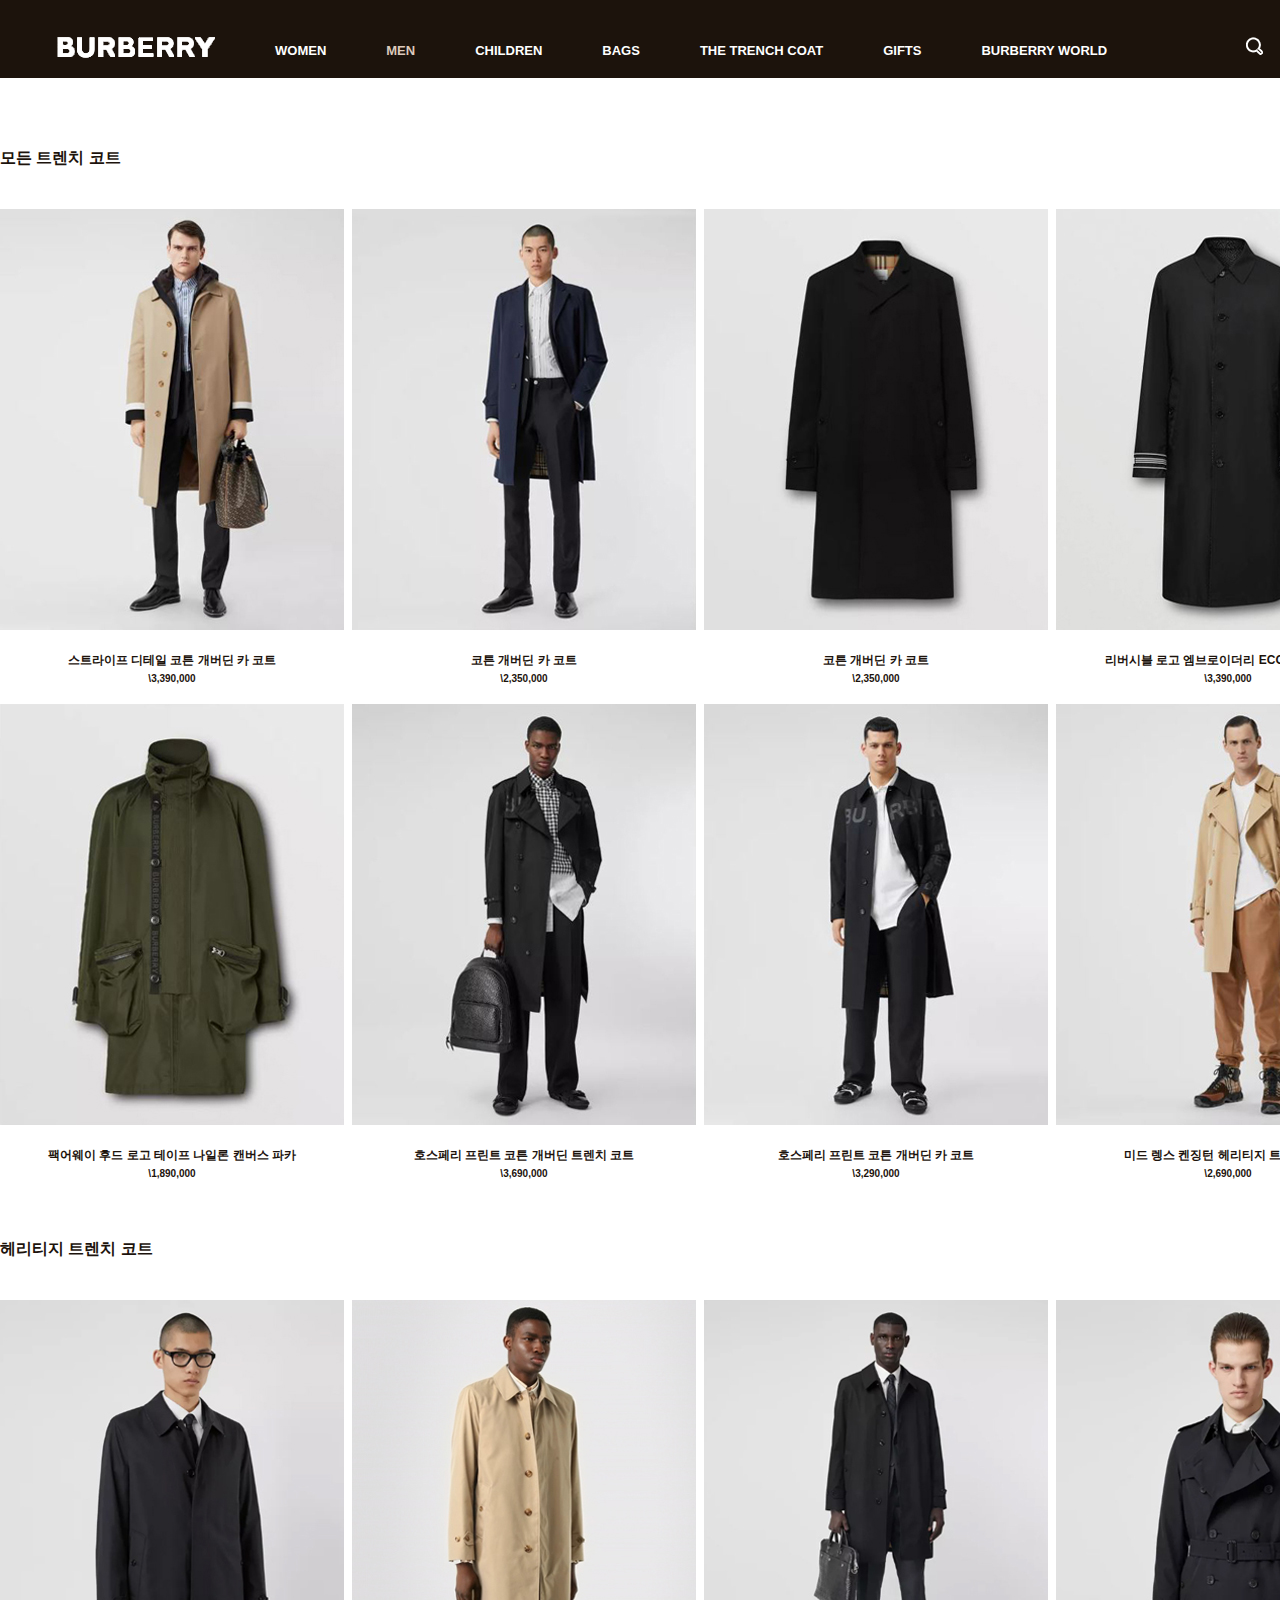
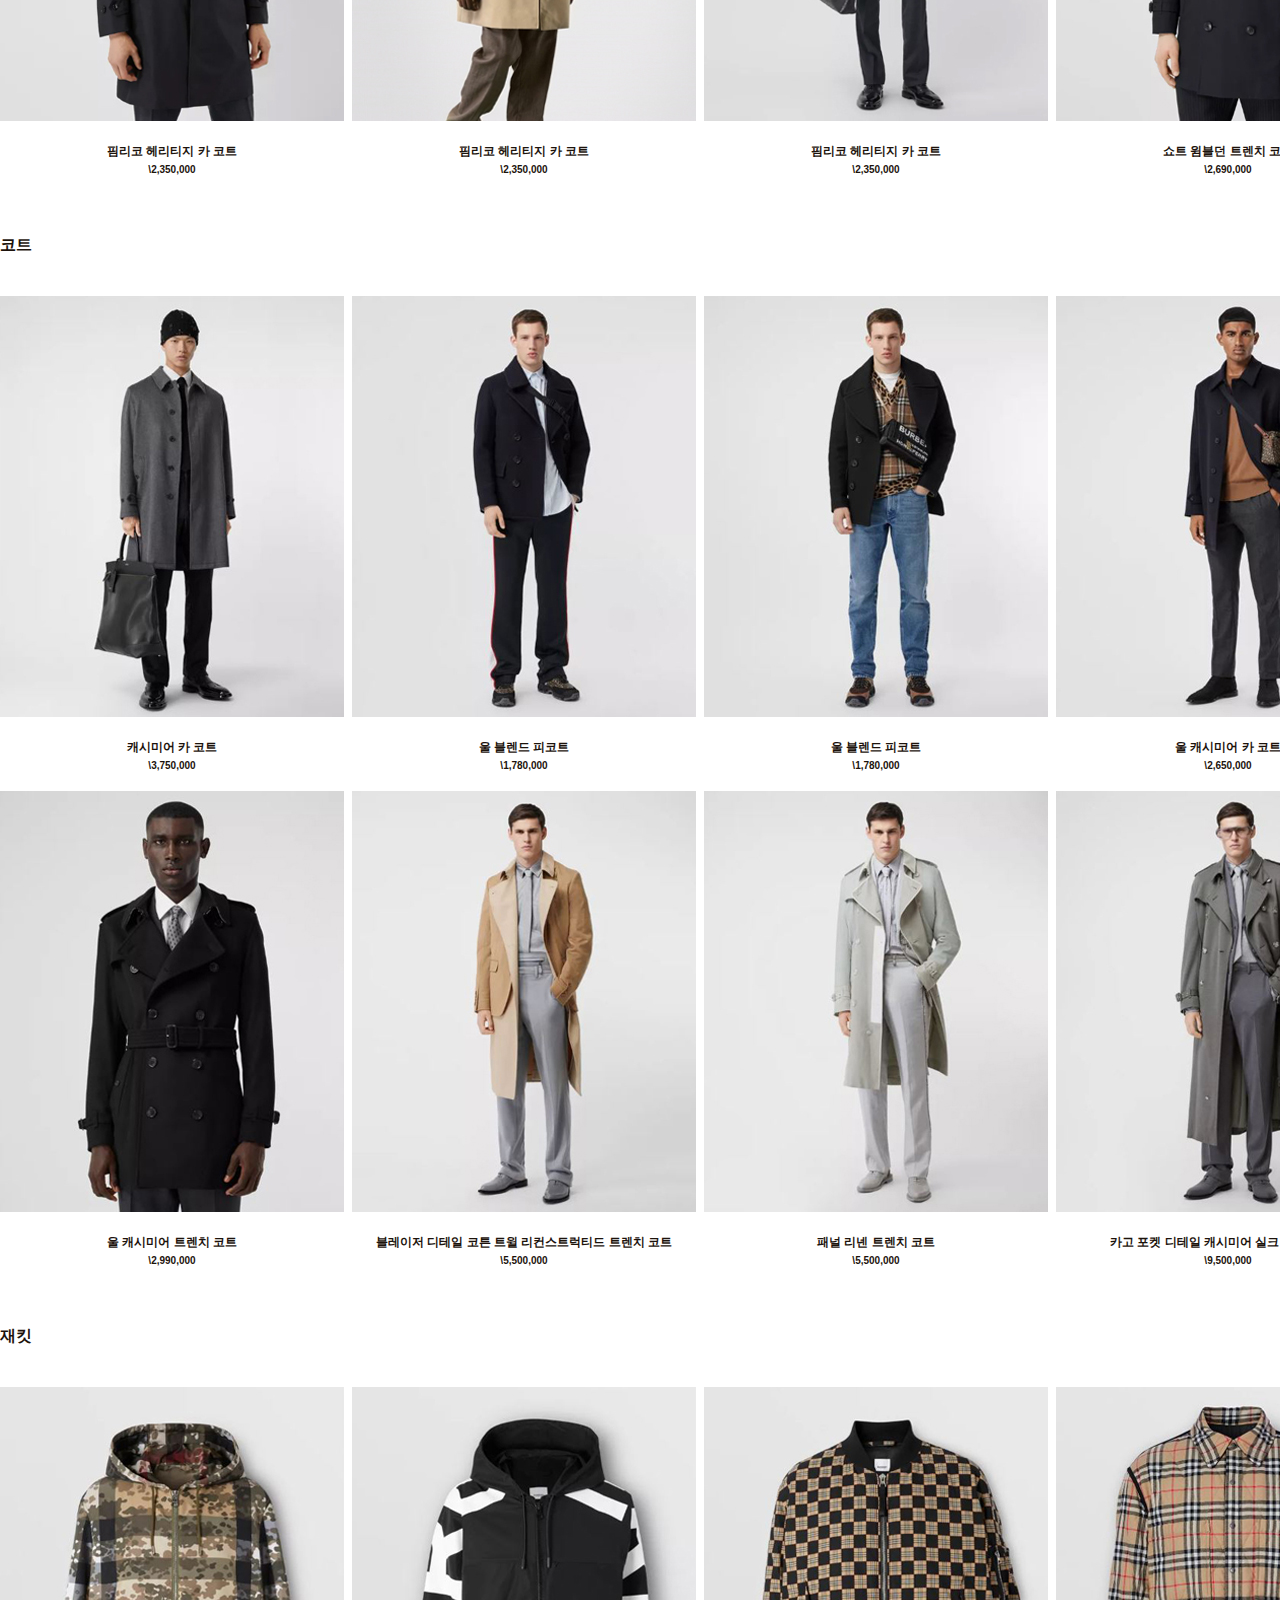
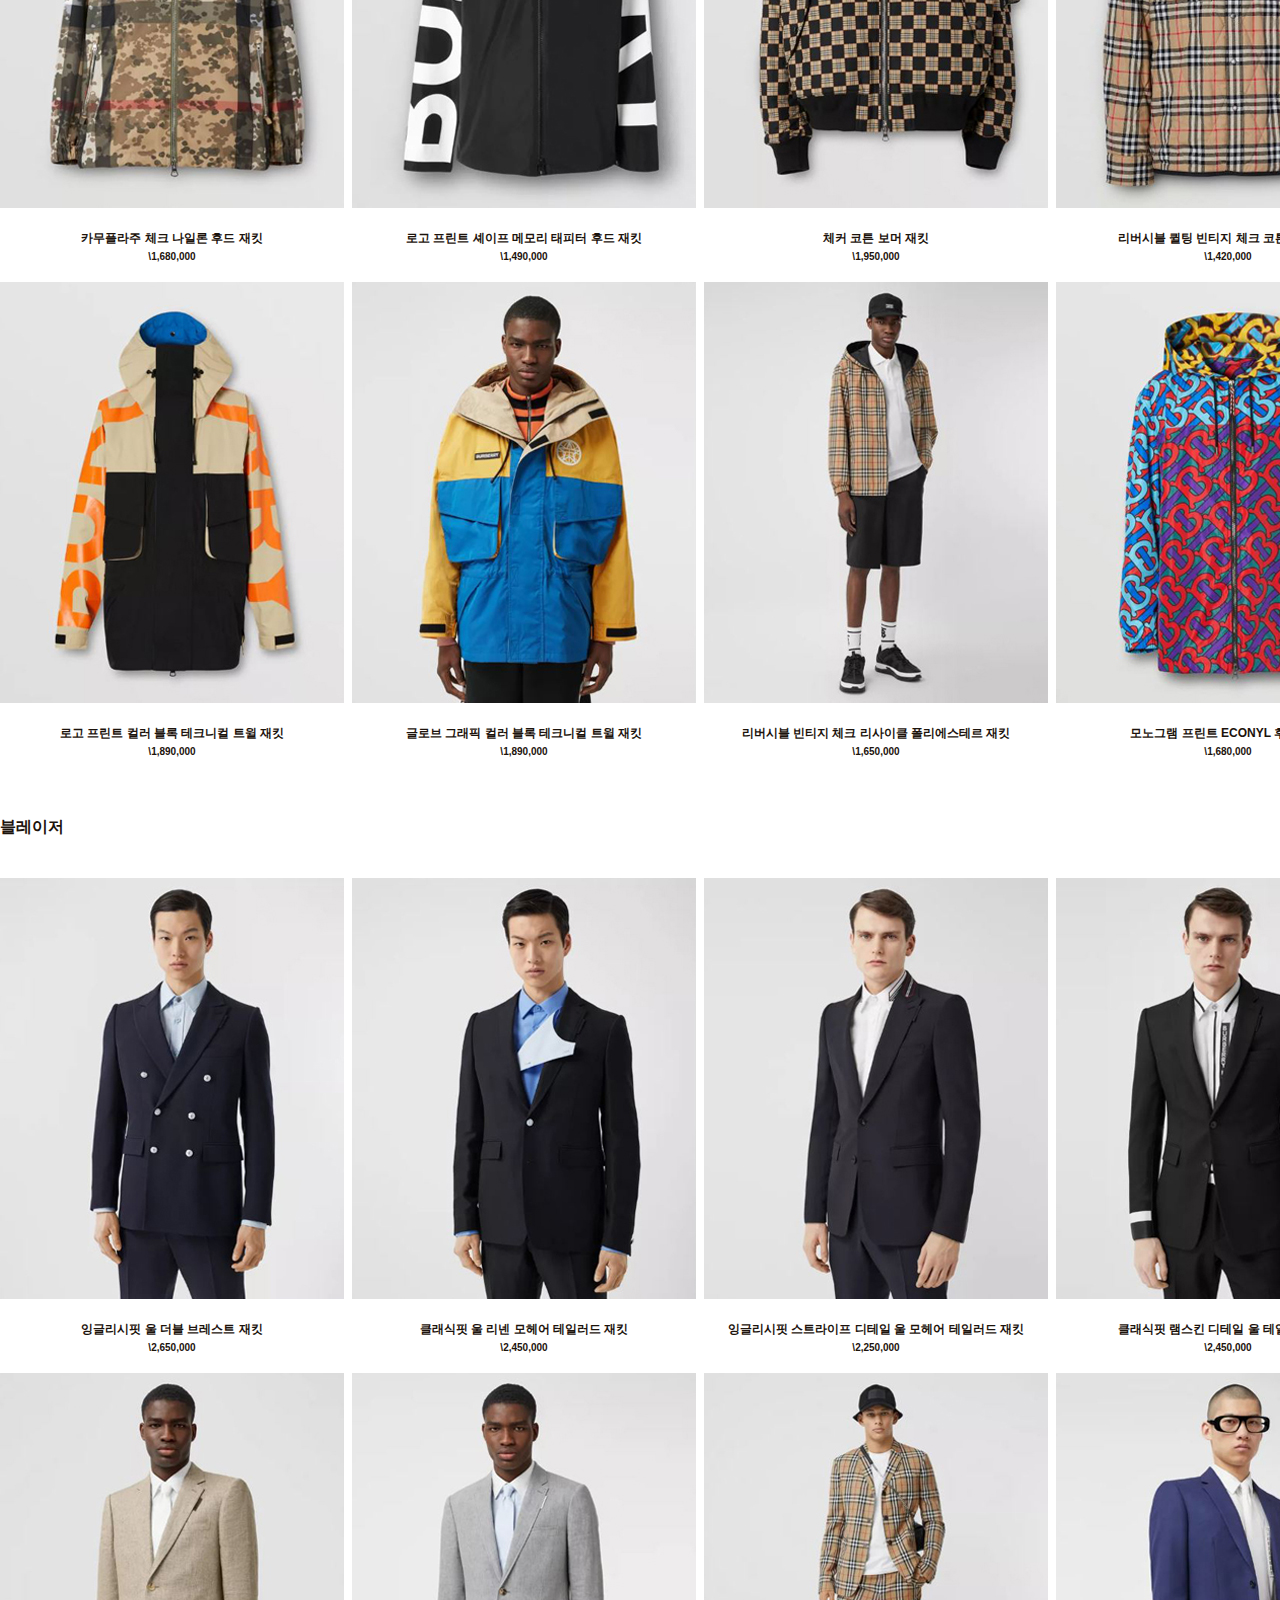
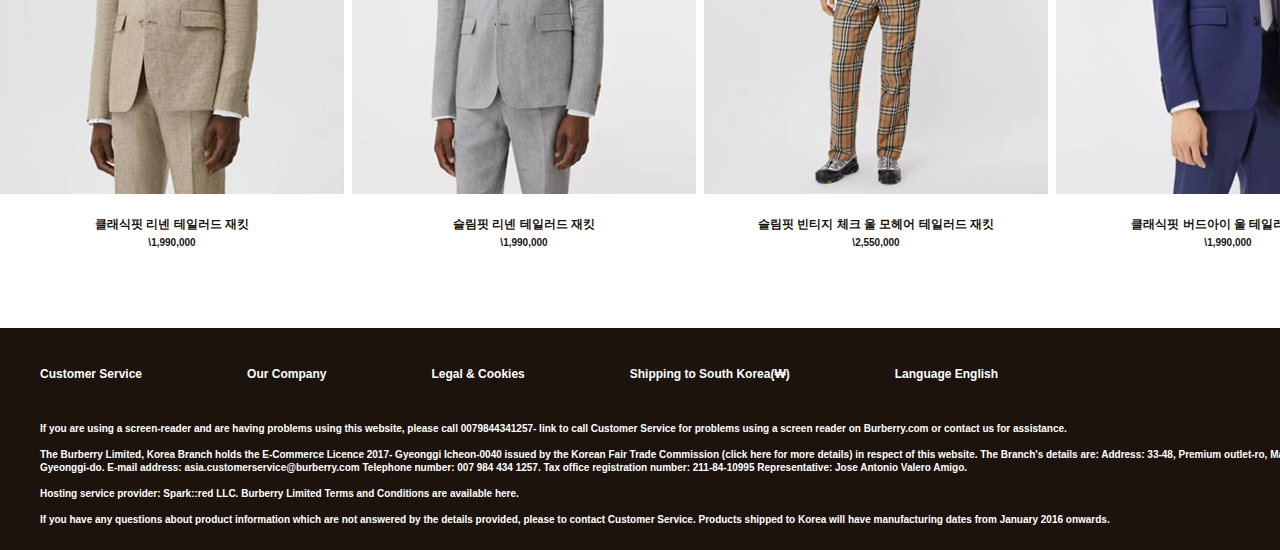
<file: men.html>
<!doctype html>
<html lang="ko">
	<head>
		<title>Burberry</title>
		<meta charset="utf-8">
		<link href="css/common.css" rel="stylesheet">
		<link href="css/men.css" rel="stylesheet">
	</head>
	<body>
		<div class="firstDiv">
			<header>
				<h1><a href="index.html"><img src="images/logo.png" alt="로고"></a></h1>
				<nav>
					<ul class="menu">
						<li><a href="women.html">WOMEN</a></li>
						<li><a href="men.html">MEN</a></li>
						<li><a href="children.html">CHILDREN</a></li>
						<li><a href="bags.html">BAGS</a></li>
						<li><a href="thetrenchcoat.html">THE TRENCH COAT</a></li>
						<li><a href="#">GIFTS</a></li>
						<li><a href="#">BURBERRY WORLD</a></li>
					</ul>
					<ul class="icon">
						<li><a href="#"><img src="images/icon1.png" alt="icon1"></a></li>
						<li><a href="#"><img src="images/icon2.png" alt="icon2"></a></li>
						<li><a href="#"><img src="images/icon3.png" alt="icon3"></a></li>
					</ul>
				</nav>
			</header>
		</div>
		<section class="content">
			<p class="title">모든 트렌치 코트</p>
			<ul>
				<li>
					<img src="images/male/male1.jpg" alt="남자1">
					<p>스트라이프 디테일 코튼 개버딘 카 코트<br>
					<span>\3,390,000</span></p>
				</li>
				<li>
					<img src="images/male/male2.jpg" alt="남자2">
					<p>코튼 개버딘 카 코트<br>
					<span>\2,350,000</span></p>
				</li>
				<li>
					<img src="images/male/male3.jpg" alt="남자3">
					<p>코튼 개버딘 카 코트<br>
					<span>\2,350,000</span></p>
				</li>
				<li>
					<img src="images/male/male4.jpg" alt="남자4">
					<p>리버시블 로고 엠브로이더리 ECONYL 카 코트<br>
					<span>\3,390,000</span></p>
				</li>
			</ul>
			<ul>
				<li>
					<img src="images/male/male5.jpg" alt="남자5">
					<p>팩어웨이 후드 로고 테이프 나일론 캔버스 파카<br>
					<span>\1,890,000</span></p>
				</li>
				<li>
					<img src="images/male/male6.jpg" alt="남자6">
					<p>호스페리 프린트 코튼 개버딘 트렌치 코트<br>
					<span>\3,690,000</span></p>
				</li>
				<li>
					<img src="images/male/male7.jpg" alt="남자7">
					<p>호스페리 프린트 코튼 개버딘 카 코트<br>
					<span>\3,290,000</span></p>
				</li>
				<li>
					<img src="images/male/male8.jpg" alt="남자8">
					<p>미드 렝스 켄징턴 헤리티지 트렌치 코트<br>
					<span>\2,690,000</span></p>
				</li>
			</ul>
			<p class="title">헤리티지 트렌치 코트</p>
			<ul>
				<li>
					<img src="images/male/male9.jpg" alt="남자9">
					<p>핌리코 헤리티지 카 코트<br>
					<span>\2,350,000</span></p>
				</li>
				<li>
					<img src="images/male/male10.jpg" alt="남자10">
					<p>핌리코 헤리티지 카 코트<br>
					<span>\2,350,000</span></p>
				</li>
				<li>
					<img src="images/male/male11.jpg" alt="남자11">
					<p>핌리코 헤리티지 카 코트<br>
					<span>\2,350,000</span></p>
				</li>
				<li>
					<img src="images/male/male12.jpg" alt="남자12">
					<p>쇼트 윔블던 트렌치 코트<br>
					<span>\2,690,000</span></p>
				</li>
			</ul>
			<p class="title">코트</p>
			<ul>
				<li>
					<img src="images/male/male13.jpg" alt="남자13">
					<p>캐시미어 카 코트<br>
					<span>\3,750,000</span></p>
				</li>
				<li>
					<img src="images/male/male14.jpg" alt="남자14">
					<p>울 블렌드 피코트<br>
					<span>\1,780,000</span></p>
				</li>
				<li>
					<img src="images/male/male15.jpg" alt="남자15">
					<p>울 블렌드 피코트<br>
					<span>\1,780,000</span></p>
				</li>
				<li>
					<img src="images/male/male16.jpg" alt="남자16">
					<p>울 캐시미어 카 코트<br>
					<span>\2,650,000</span></p>
				</li>
			</ul>
			<ul>
				<li>
					<img src="images/male/male17.jpg" alt="남자17">
					<p>울 캐시미어 트렌치 코트<br>
					<span>\2,990,000</span></p>
				</li>
				<li>
					<img src="images/male/male18.jpg" alt="남자18">
					<p>블레이저 디테일 코튼 트윌 리컨스트럭티드 트렌치 코트<br>
					<span>\5,500,000</span></p>
				</li>
				<li>
					<img src="images/male/male19.jpg" alt="남자19">
					<p>패널 리넨 트렌치 코트<br>
					<span>\5,500,000</span></p>
				</li>
				<li>
					<img src="images/male/male20.jpg" alt="남자20">
					<p>카고 포켓 디테일 캐시미어 실크 트렌치 코트<br>
					<span>\9,500,000</span></p>
				</li>
			</ul>
			<p class="title">재킷</p>
			<ul>
				<li>
					<img src="images/male/male21.jpg" alt="남자21">
					<p>카무플라주 체크 나일론 후드 재킷<br>
					<span>\1,680,000</span></p>
				</li>
				<li>
					<img src="images/male/male22.jpg" alt="남자22">
					<p>로고 프린트 셰이프 메모리 태피터 후드 재킷<br>
					<span>\1,490,000</span></p>
				</li>
				<li>
					<img src="images/male/male23.jpg" alt="남자23">
					<p>체커 코튼 보머 재킷<br>
					<span>\1,950,000</span></p>
				</li>
				<li>
					<img src="images/male/male24.jpg" alt="남자24">
					<p>리버시블 퀼팅 빈티지 체크 코튼 오버셔츠<br>
					<span>\1,420,000</span></p>
				</li>
			</ul>
			<ul>
				<li>
					<img src="images/male/male25.jpg" alt="남자25">
					<p>로고 프린트 컬러 블록 테크니컬 트윌 재킷<br>
					<span>\1,890,000</span></p>
				</li>
				<li>
					<img src="images/male/male26.jpg" alt="남자26">
					<p>글로브 그래픽 컬러 블록 테크니컬 트윌 재킷<br>
					<span>\1,890,000</span></p>
				</li>
				<li>
					<img src="images/male/male27.jpg" alt="남자27">
					<p>리버시블 빈티지 체크 리사이클 폴리에스테르 재킷<br>
					<span>\1,650,000</span></p>
				</li>
				<li>
					<img src="images/male/male28.jpg" alt="남자28">
					<p>모노그램 프린트 ECONYL 후드 재킷<br>
					<span>\1,680,000</span></p>
				</li>
			</ul>
			<p class="title">블레이저</p>
			<ul>
				<li>
					<img src="images/male/male29.jpg" alt="남자29">
					<p>잉글리시핏 울 더블 브레스트 재킷<br>
					<span>\2,650,000</span></p>
				</li>
				<li>
					<img src="images/male/male30.jpg" alt="남자30">
					<p>클래식핏 울 리넨 모헤어 테일러드 재킷<br>
					<span>\2,450,000</span></p>
				</li>
				<li>
					<img src="images/male/male31.jpg" alt="남자31">
					<p>잉글리시핏 스트라이프 디테일 울 모헤어 테일러드 재킷<br>
					<span>\2,250,000</span></p>
				</li>
				<li>
					<img src="images/male/male32.jpg" alt="남자32">
					<p>클래식핏 램스킨 디테일 울 테일러드 재킷<br>
					<span>\2,450,000</span></p>
				</li>
			</ul>
			<ul>
				<li>
					<img src="images/male/male33.jpg" alt="남자33">
					<p>클래식핏 리넨 테일러드 재킷<br>
					<span>\1,990,000</span></p>
				</li>
				<li>
					<img src="images/male/male34.jpg" alt="남자34">
					<p>슬림핏 리넨 테일러드 재킷<br>
					<span>\1,990,000</span></p>
				</li>
				<li>
					<img src="images/male/male35.jpg" alt="남자35">
					<p>슬림핏 빈티지 체크 울 모헤어 테일러드 재킷<br>
					<span>\2,550,000</span></p>
				</li>
				<li>
					<img src="images/male/male36.jpg" alt="남자36">
					<p>클래식핏 버드아이 울 테일러드 재킷<br>
					<span>\1,990,000</span></p>
				</li>
			</ul>
		</section>
		<div class="lastDiv">
			<footer>
				<ul>
					<li><a href="#">Customer Service</a></li>
					<li><a href="#">Our Company</a></li>
					<li><a href="#">Legal & Cookies</a></li>
					<li><a href="#">Shipping to South Korea(₩)</a></li>
					<li><a href="#">Language English</a></li>
				</ul>
				<p>If you are using a screen-reader and are having problems using this website, please 
				call 0079844341257- link to call Customer Service for problems using a screen reader on 
				Burberry.com or contact us for assistance.<br>
				<br>
				The Burberry Limited, Korea Branch holds the E-Commerce Licence 2017- Gyeonggi 
				Icheon-0040 issued by the Korean Fair Trade Commission (click here for more details) in 
				respect of this website. The Branch's details are: Address: 33-48, Premium outlet-ro, 
				Majang-myeon, Icheon-si, Gyeonggi-do. E-mail address: asia.customerservice@burberry.com 
				Telephone number: 007 984 434 1257. Tax office registration number: 211-84-10995 
				Representative: Jose Antonio Valero Amigo.<br>
				<br>
				Hosting service provider: Spark::red LLC. Burberry Limited Terms and Conditions are 
				available here.<br>
				<br>
				If you have any questions about product information which are not answered by the 
				details provided, please to contact Customer Service. Products shipped to Korea will have 
				manufacturing dates from January 2016 onwards.
				</p>
			</footer>
		</div>
	</body>
</html>
</file>
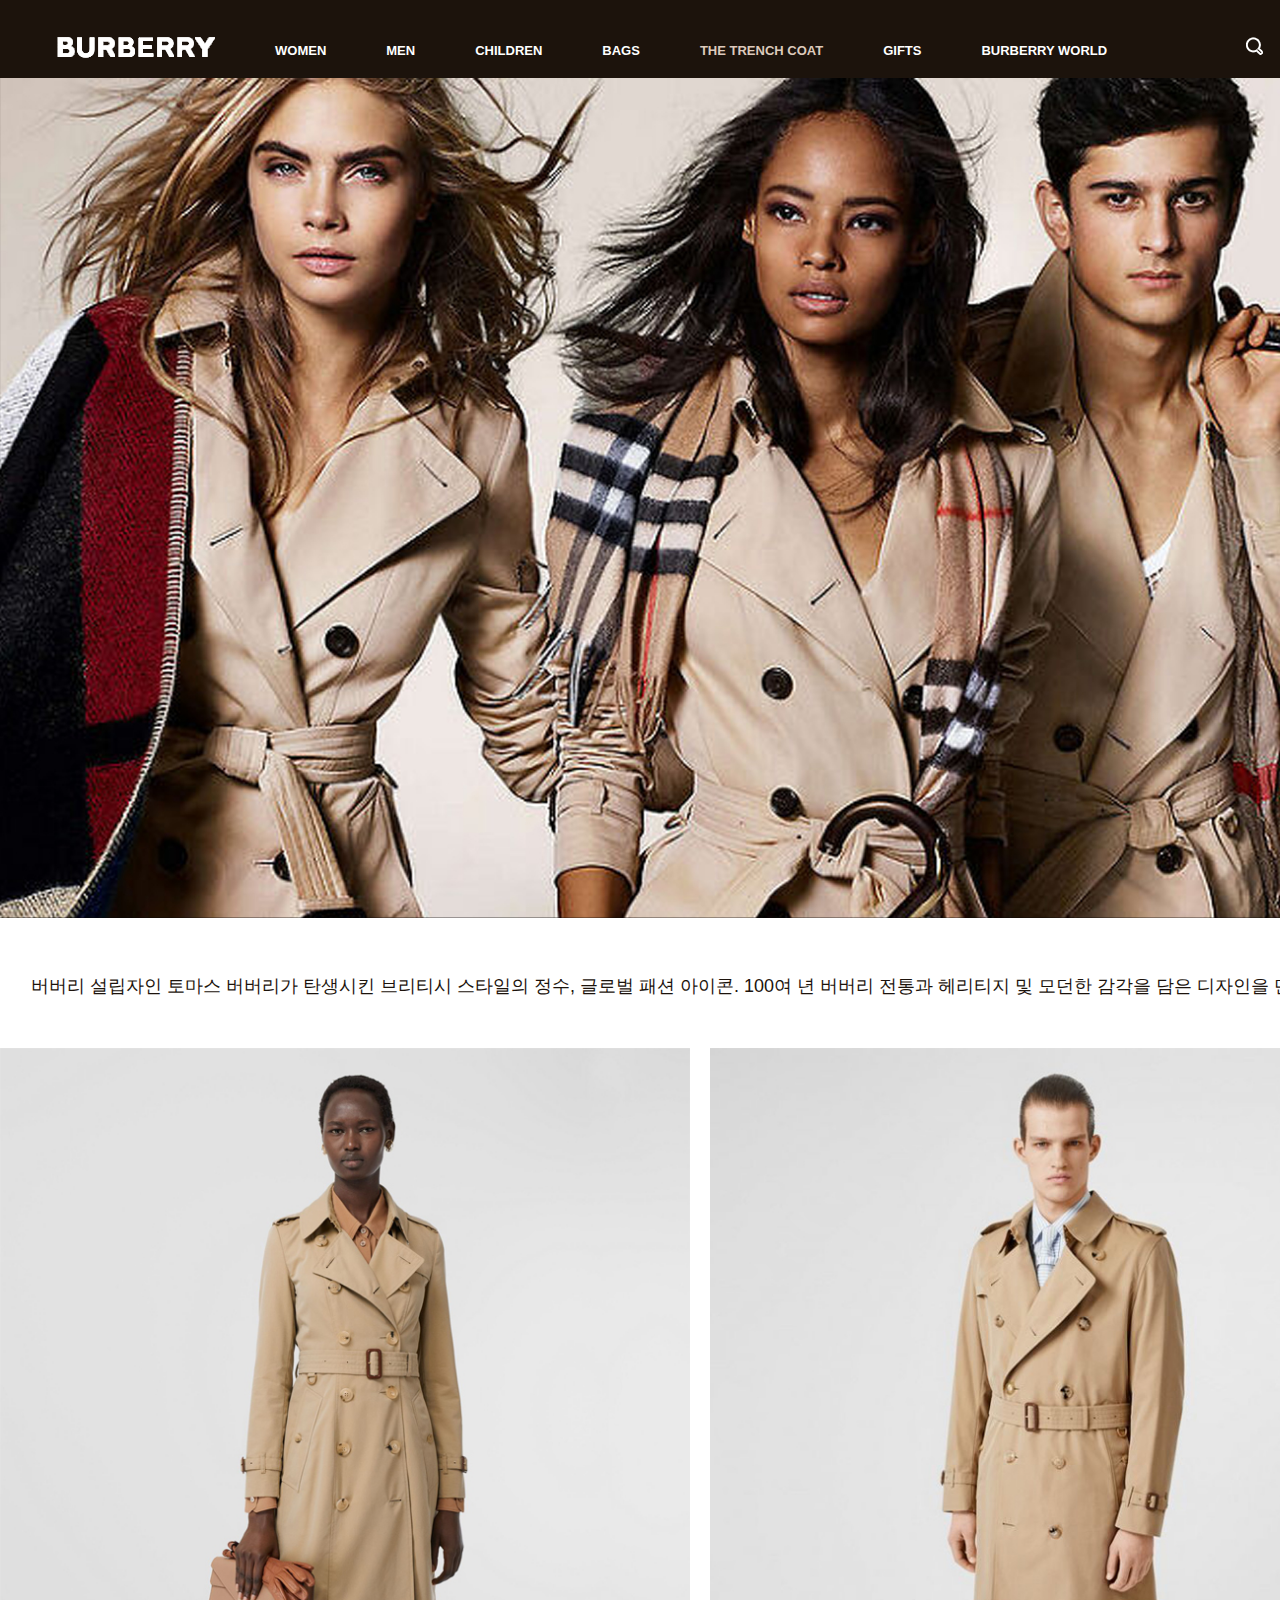
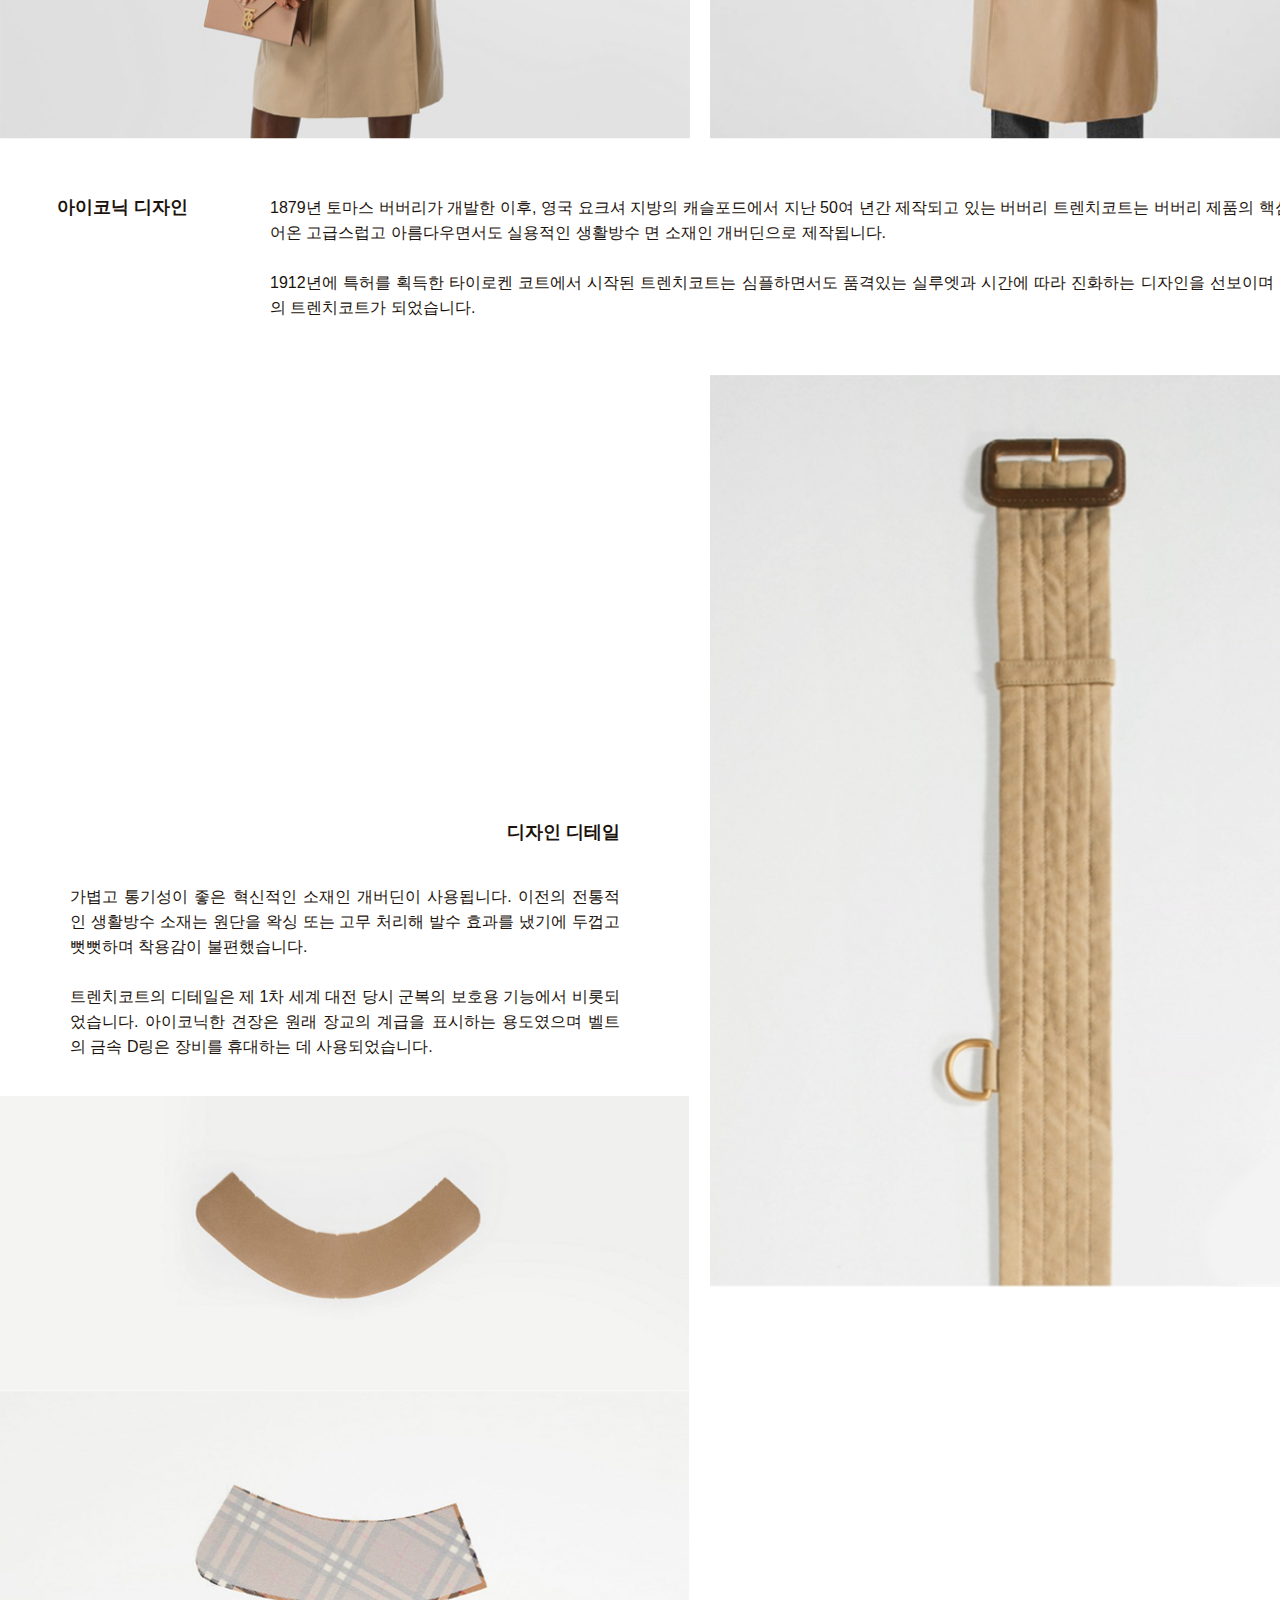
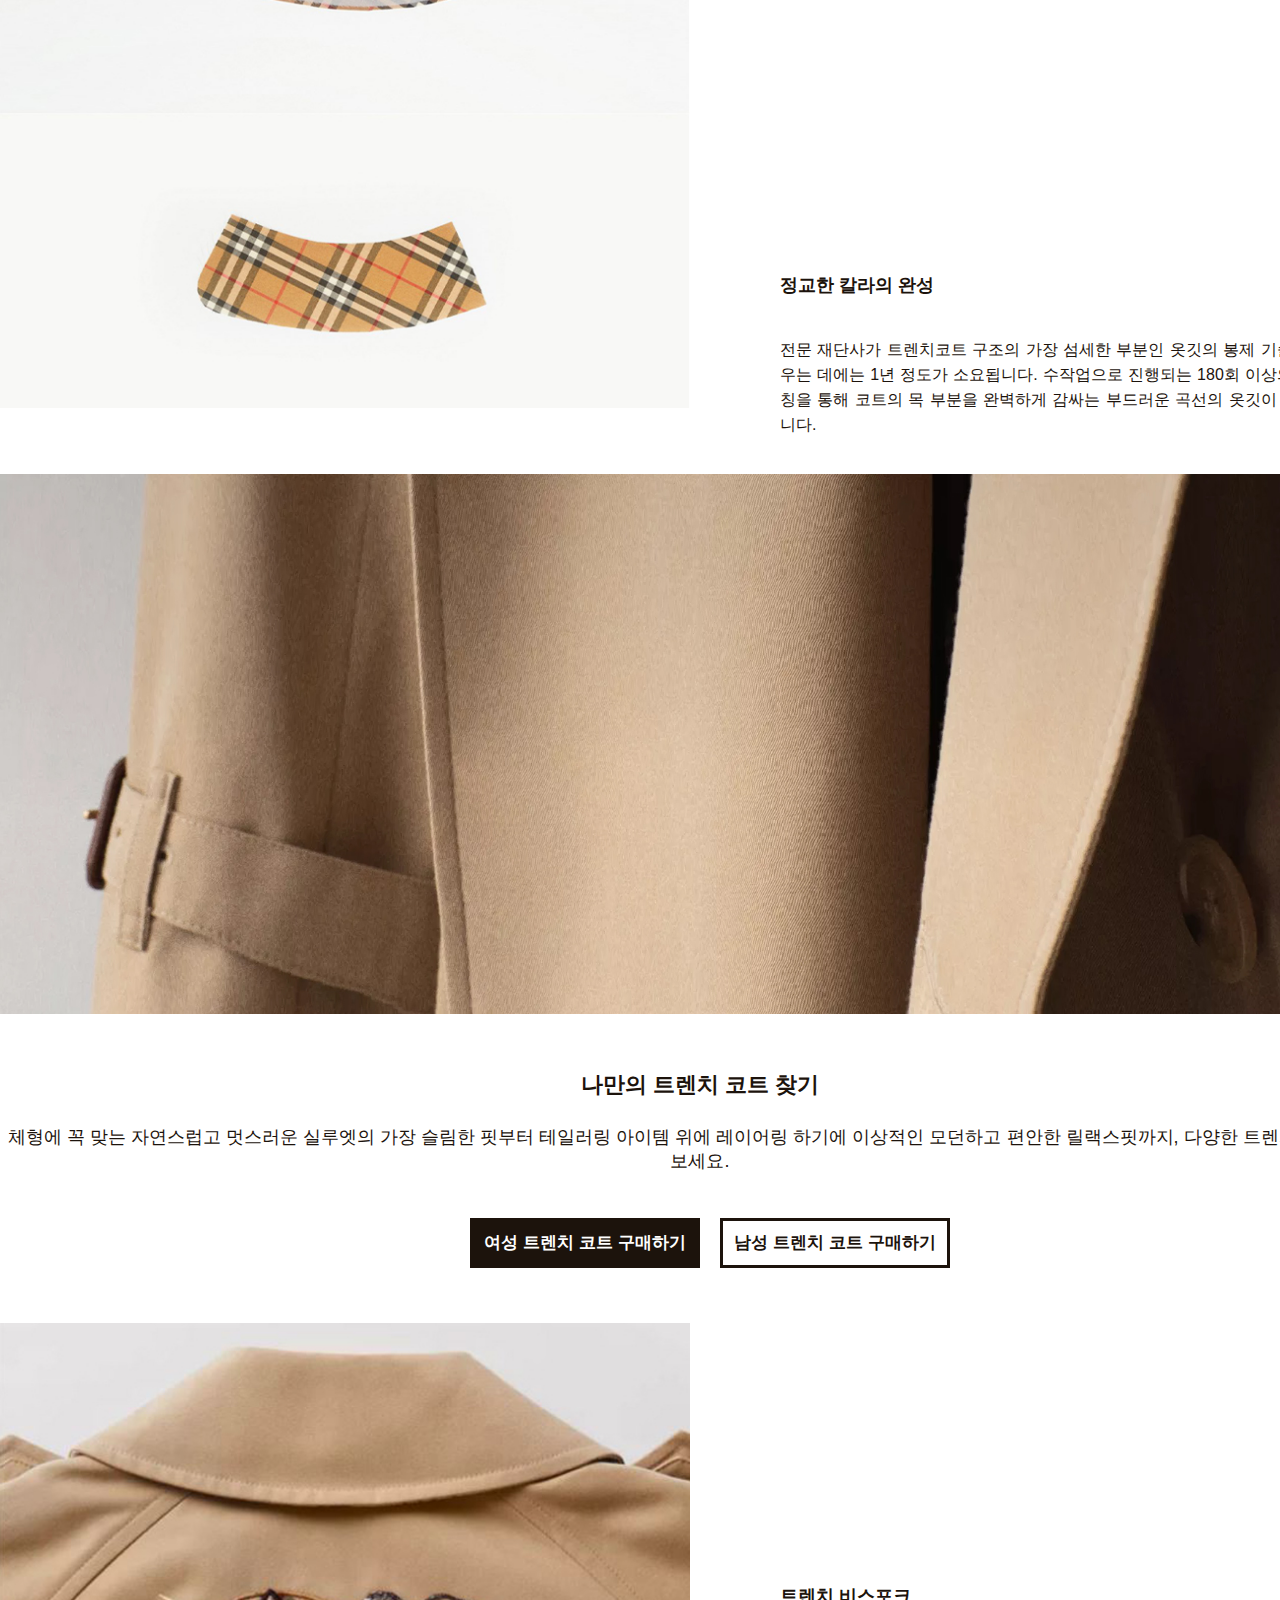
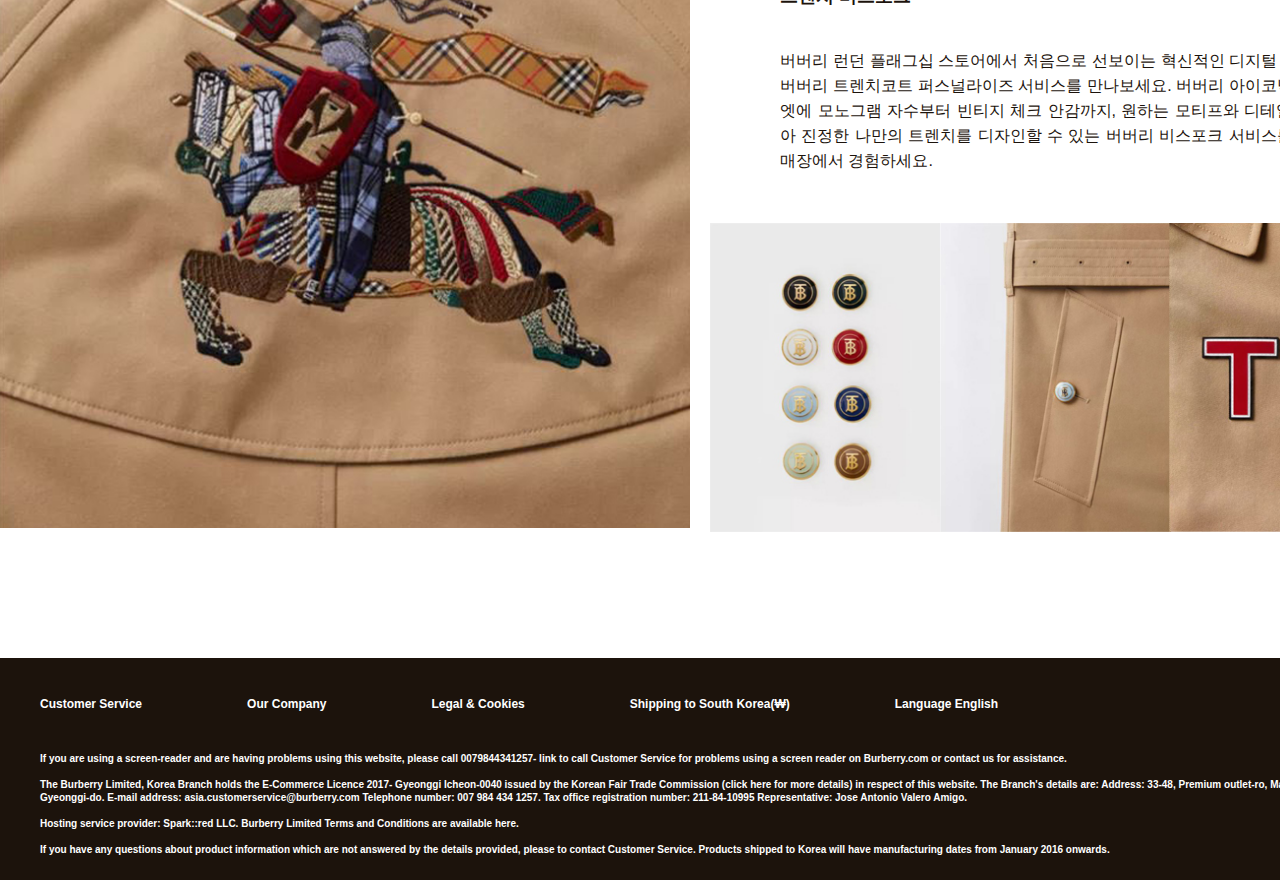
<file: thetrenchcoat.html>
<!doctype html>
<html lang="ko">
	<head>
		<title>Burberry</title>
		<meta charset="utf-8">
		<link href="css/common.css" rel="stylesheet">
		<link href="css/thetrenchcoat.css" rel="stylesheet">
	</head>
	<body>
		<div class="firstDiv">
			<header>
				<h1><a href="index.html"><img src="images/logo.png" alt="로고"></a></h1>
				<nav>
					<ul class="menu">
						<li><a href="women.html">WOMEN</a></li>
						<li><a href="men.html">MEN</a></li>
						<li><a href="children.html">CHILDREN</a></li>
						<li><a href="bag.html">BAGS</a></li>
						<li><a href="thetrenchcoat.html">THE TRENCH COAT</a></li>
						<li><a href="#">GIFTS</a></li>
						<li><a href="#">BURBERRY WORLD</a></li>
					</ul>
					<ul class="icon">
						<li><a href="#"><img src="images/icon1.png" alt="icon1"></a></li>
						<li><a href="#"><img src="images/icon2.png" alt="icon2"></a></li>
						<li><a href="#"><img src="images/icon3.png" alt="icon3"></a></li>
					</ul>
				</nav>
			</header>
		</div>
		<section class="content">
			<section class="main">
				<img src="images/thetrenchcoat_main.jpg" alt="메인이미지">
				<p>버버리 설립자인 토마스 버버리가 탄생시킨 브리티시 스타일의 정수, 글로벌 패션 아이콘. 100여 년 
				버버리 전통과 헤리티지 및 모던한 감각을 담은 디자인을 만나보세요.</p>
			</section>
			<section class="iconic">
				<ul class="firstUl">
					<li><img src="images/iconic1.jpg" width="690px" alt="아이코닉1"></li>
					<li><img src="images/iconic2.jpg" width="690px" alt="아이코닉2"></li>
				</ul>
				<ul class="secondUl">
					<li class="title">아이코닉 디자인</li>
					<li class="ds">1879년 토마스 버버리가 개발한 이후, 영국 요크셔 지방의 캐슬포드에서 지난 50여 년간 
					제작되고 있는 버버리 트렌치코트는 버버리 제품의 핵심 소재가 되어온 고급스럽고 아름다우면서도 
					실용적인 생활방수 면 소재인 개버딘으로 제작됩니다.<br>
					<br>
					1912년에 특허를 획득한 타이로켄 코트에서 시작된 트렌치코트는 심플하면서도 품격있는 실루엣과 
					시간에 따라 진화하는 디자인을 선보이며 버버리 고유의 트렌치코트가 되었습니다.</li>
				</ul>
			</section>
			<section class="designdetails">
				<ul>
					<li>
						<p class="title">디자인 디테일</p>
						<p class="ds">가볍고 통기성이 좋은 혁신적인 소재인 개버딘이 사용됩니다. 이전의 전통적인 생활방수 
						소재는 원단을 왁싱 또는 고무 처리해 발수 효과를 냈기에 두껍고 뻣뻣하며 착용감이 불편했습니다.<br>
						<br>
						트렌치코트의 디테일은 제 1차 세계 대전 당시 군복의 보호용 기능에서 비롯되었습니다. 
						아이코닉한 견장은 원래 장교의 계급을 표시하는 용도였으며 벨트의 금속 D링은 장비를 휴대하는 
						데 사용되었습니다.</p>
						<img src="images/collar.jpg" width="690px" alt="칼라">
					</li>
					<li>
						<img src="images/belt.jpg" width="690px" alt="벨트">
						<p class="title">정교한 칼라의 완성</p>
						<p class="ds">전문 재단사가 트렌치코트 구조의 가장 섬세한 부분인 옷깃의 봉제 기술을 배우는 
						데에는 1년 정도가 소요됩니다. 수작업으로 진행되는 180회 이상의 스티칭을 통해 코트의 목 부분을 
						완벽하게 감싸는 부드러운 곡선의 옷깃이 완성됩니다.</p>
					</li>
				</ul>
			</section>
			<section class="findCoat">
				<img src="images/findcoat.jpg" alt="트렌치코트찾기">
				<p>나만의 트렌치 코트 찾기</p>
				<p>체형에 꼭 맞는 자연스럽고 멋스러운 실루엣의 가장 슬림한 핏부터 테일러링 아이템 위에 레이어링 
				하기에 이상적인 모던하고 편안한 릴랙스핏까지, 다양한 트렌치코트를 만나보세요.</p>
				<ul>
					<li><a href="women.html">여성 트렌치 코트 구매하기</a></li>
					<li><a href="men.html">남성 트렌치 코트 구매하기</a></li>
				</ul>
			</section>
			<section class="bespoke">
				<ul>
					<li><img src="images/bespoke1.jpg" width="690px" alt="비스포크1"></li>
					<li>
						<p class="title">트렌치 비스포크</p>
						<p class="ds">버버리 런던 플래그십 스토어에서 처음으로 선보이는 혁신적인 디지털 방식의 버버리 
						트렌치코트 퍼스널라이즈 서비스를 만나보세요. 버버리 아이코닉 실루엣에 모노그램 자수부터 빈티지 
						체크 안감까지, 원하는 모티프와 디테일을 담아 진정한 나만의 트렌치를 디자인할 수 있는 버버리 
						비스포크 서비스를 지금 매장에서 경험하세요.</p>
						<img src="images/bespoke2.jpg" width="690px" alt="비스포크2">
					</li>
				</ul>
			</section>
		</section>
		<div class="lastDiv">
			<footer>
				<ul>
					<li><a href="#">Customer Service</a></li>
					<li><a href="#">Our Company</a></li>
					<li><a href="#">Legal & Cookies</a></li>
					<li><a href="#">Shipping to South Korea(₩)</a></li>
					<li><a href="#">Language English</a></li>
				</ul>
				<p>If you are using a screen-reader and are having problems using this website, please 
				call 0079844341257- link to call Customer Service for problems using a screen reader on 
				Burberry.com or contact us for assistance.<br>
				<br>
				The Burberry Limited, Korea Branch holds the E-Commerce Licence 2017- Gyeonggi 
				Icheon-0040 issued by the Korean Fair Trade Commission (click here for more details) in 
				respect of this website. The Branch's details are: Address: 33-48, Premium outlet-ro, 
				Majang-myeon, Icheon-si, Gyeonggi-do. E-mail address: asia.customerservice@burberry.com 
				Telephone number: 007 984 434 1257. Tax office registration number: 211-84-10995 
				Representative: Jose Antonio Valero Amigo.<br>
				<br>
				Hosting service provider: Spark::red LLC. Burberry Limited Terms and Conditions are 
				available here.<br>
				<br>
				If you have any questions about product information which are not answered by the 
				details provided, please to contact Customer Service. Products shipped to Korea will have 
				manufacturing dates from January 2016 onwards.
				</p>
			</footer>
		</div>
	</body>
</html>
</file>
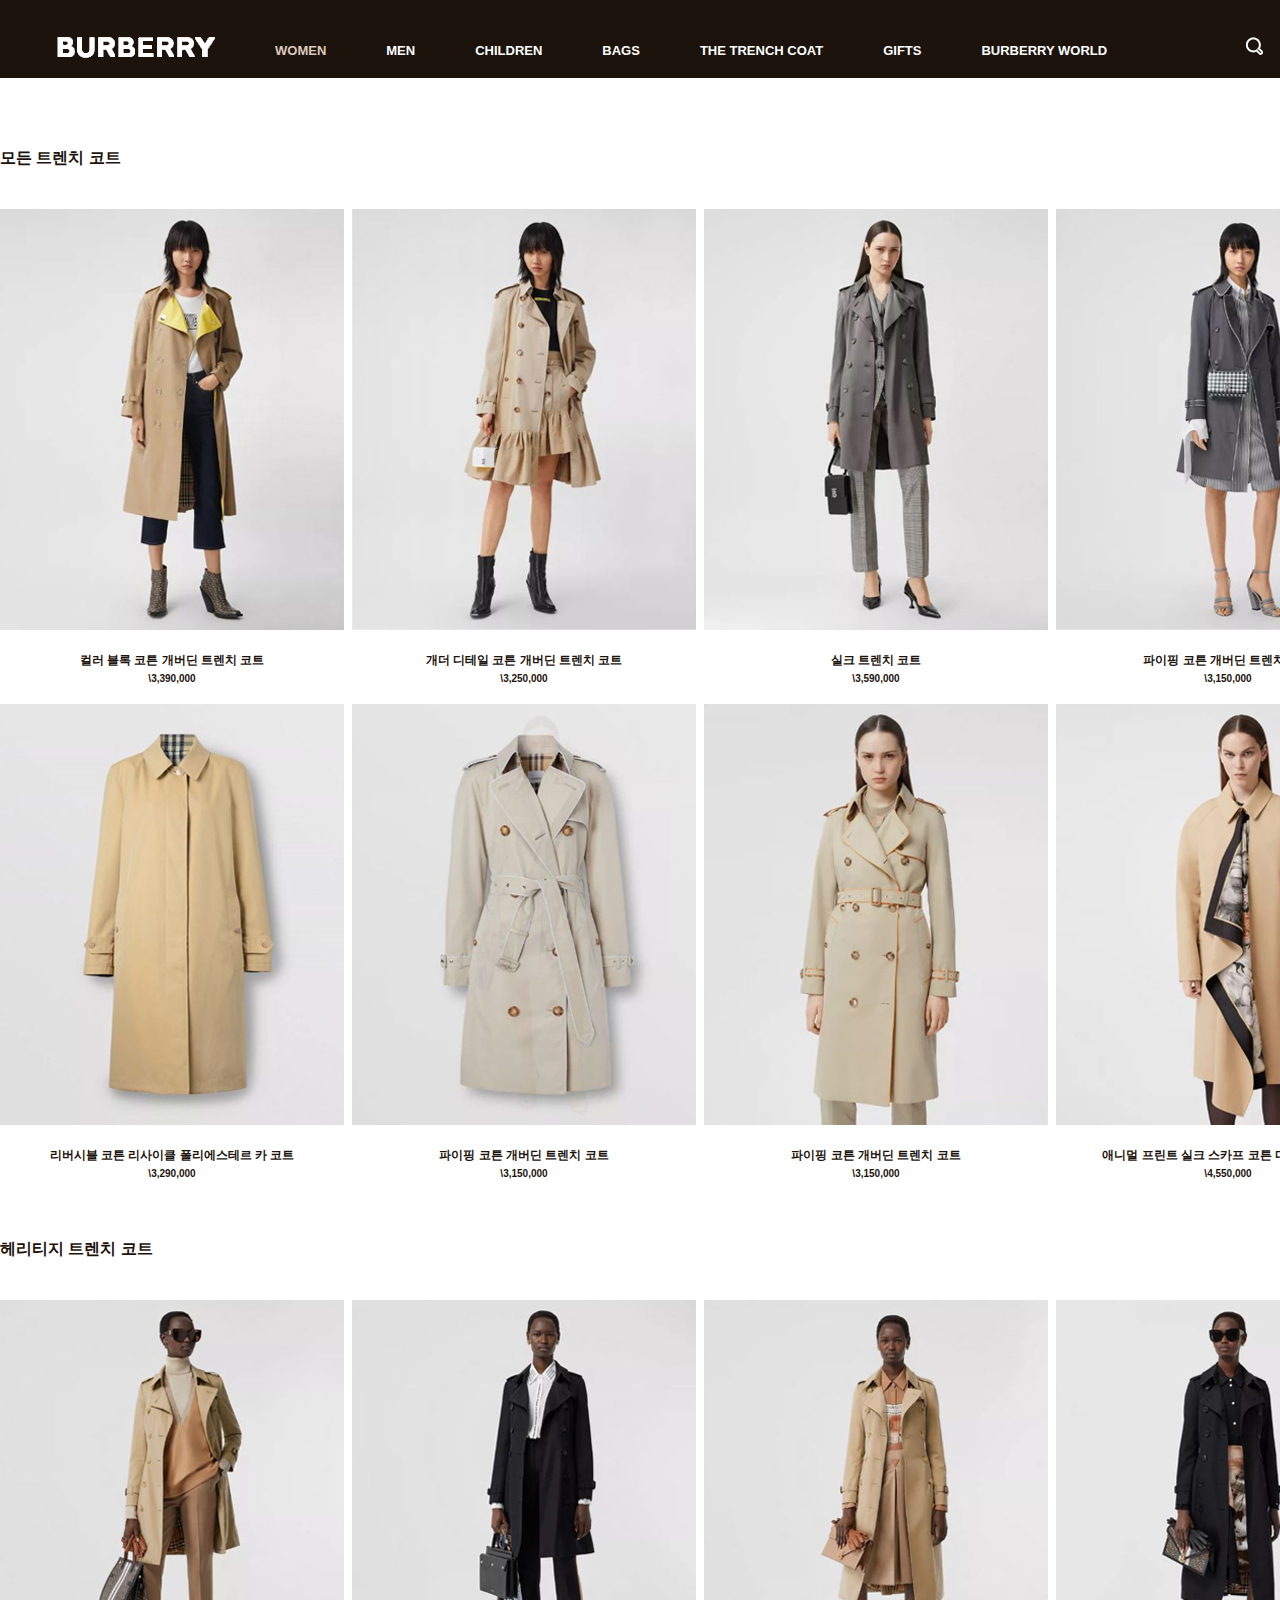
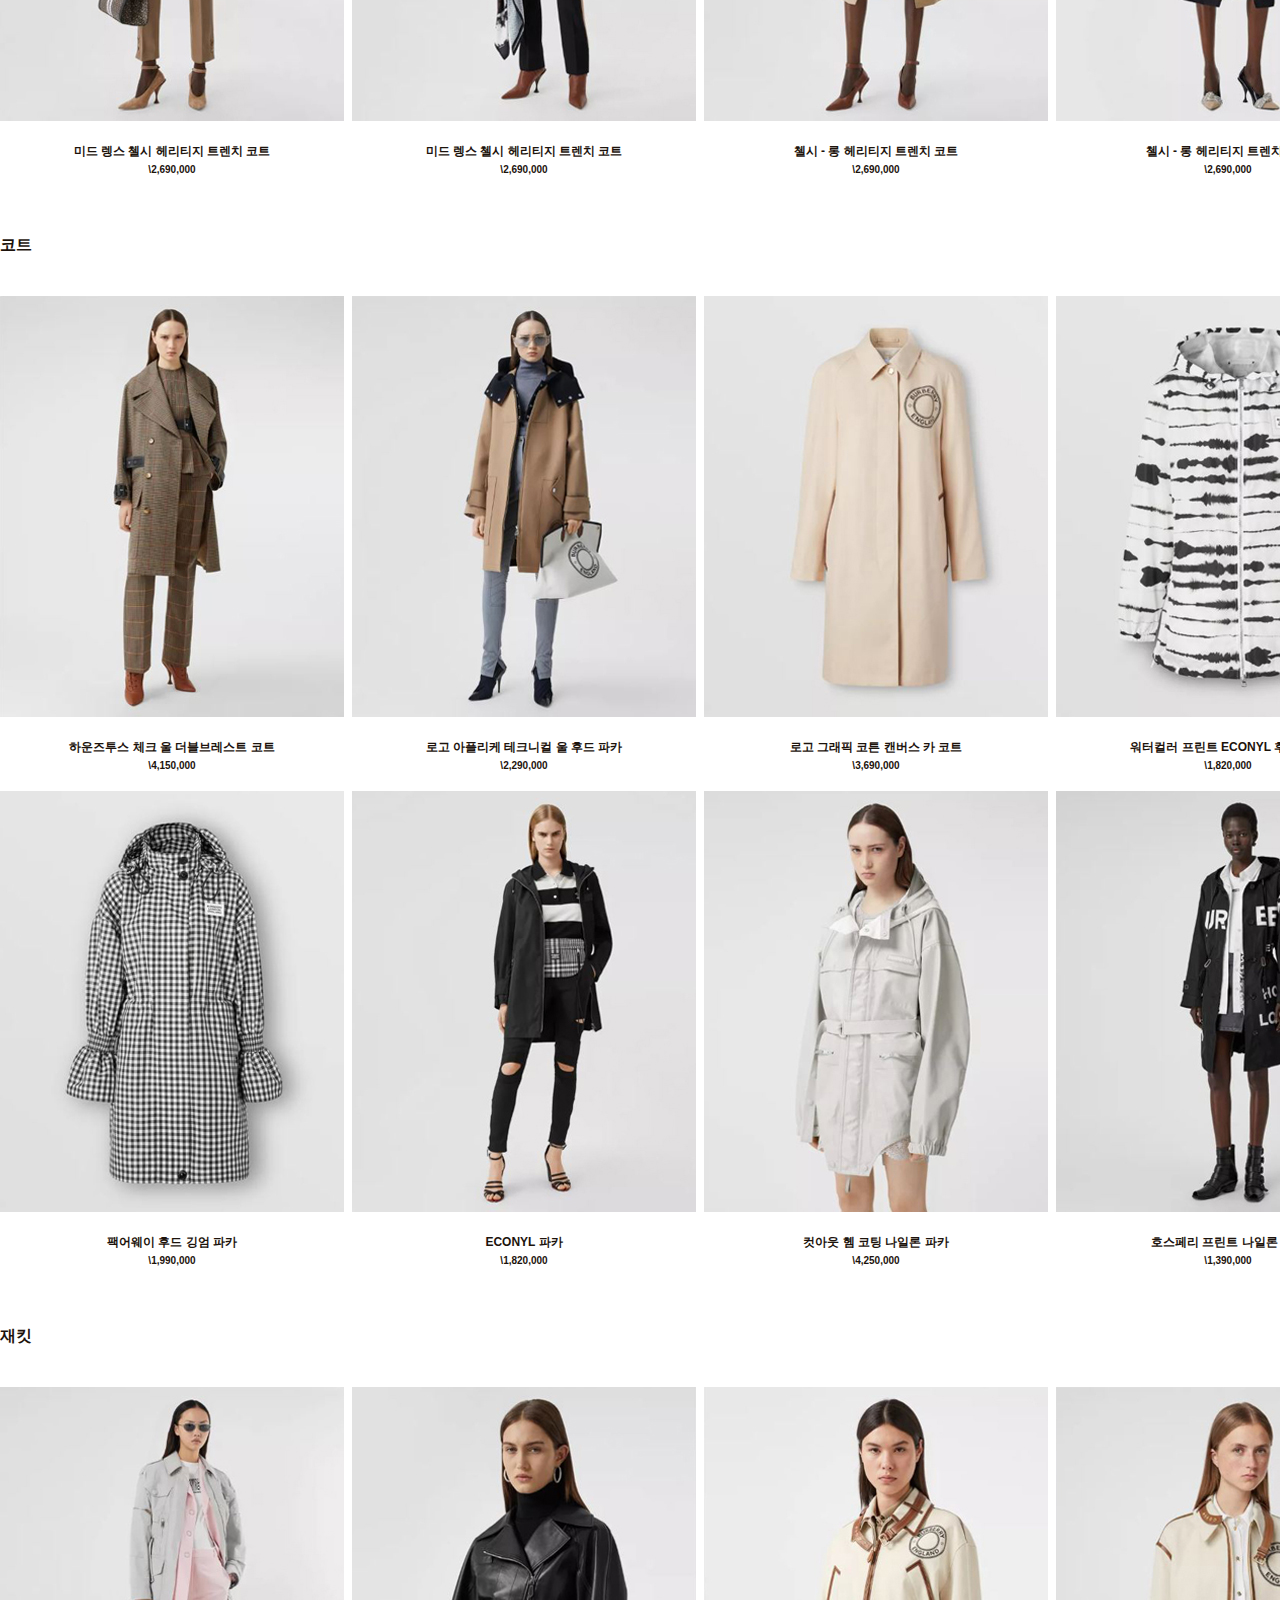
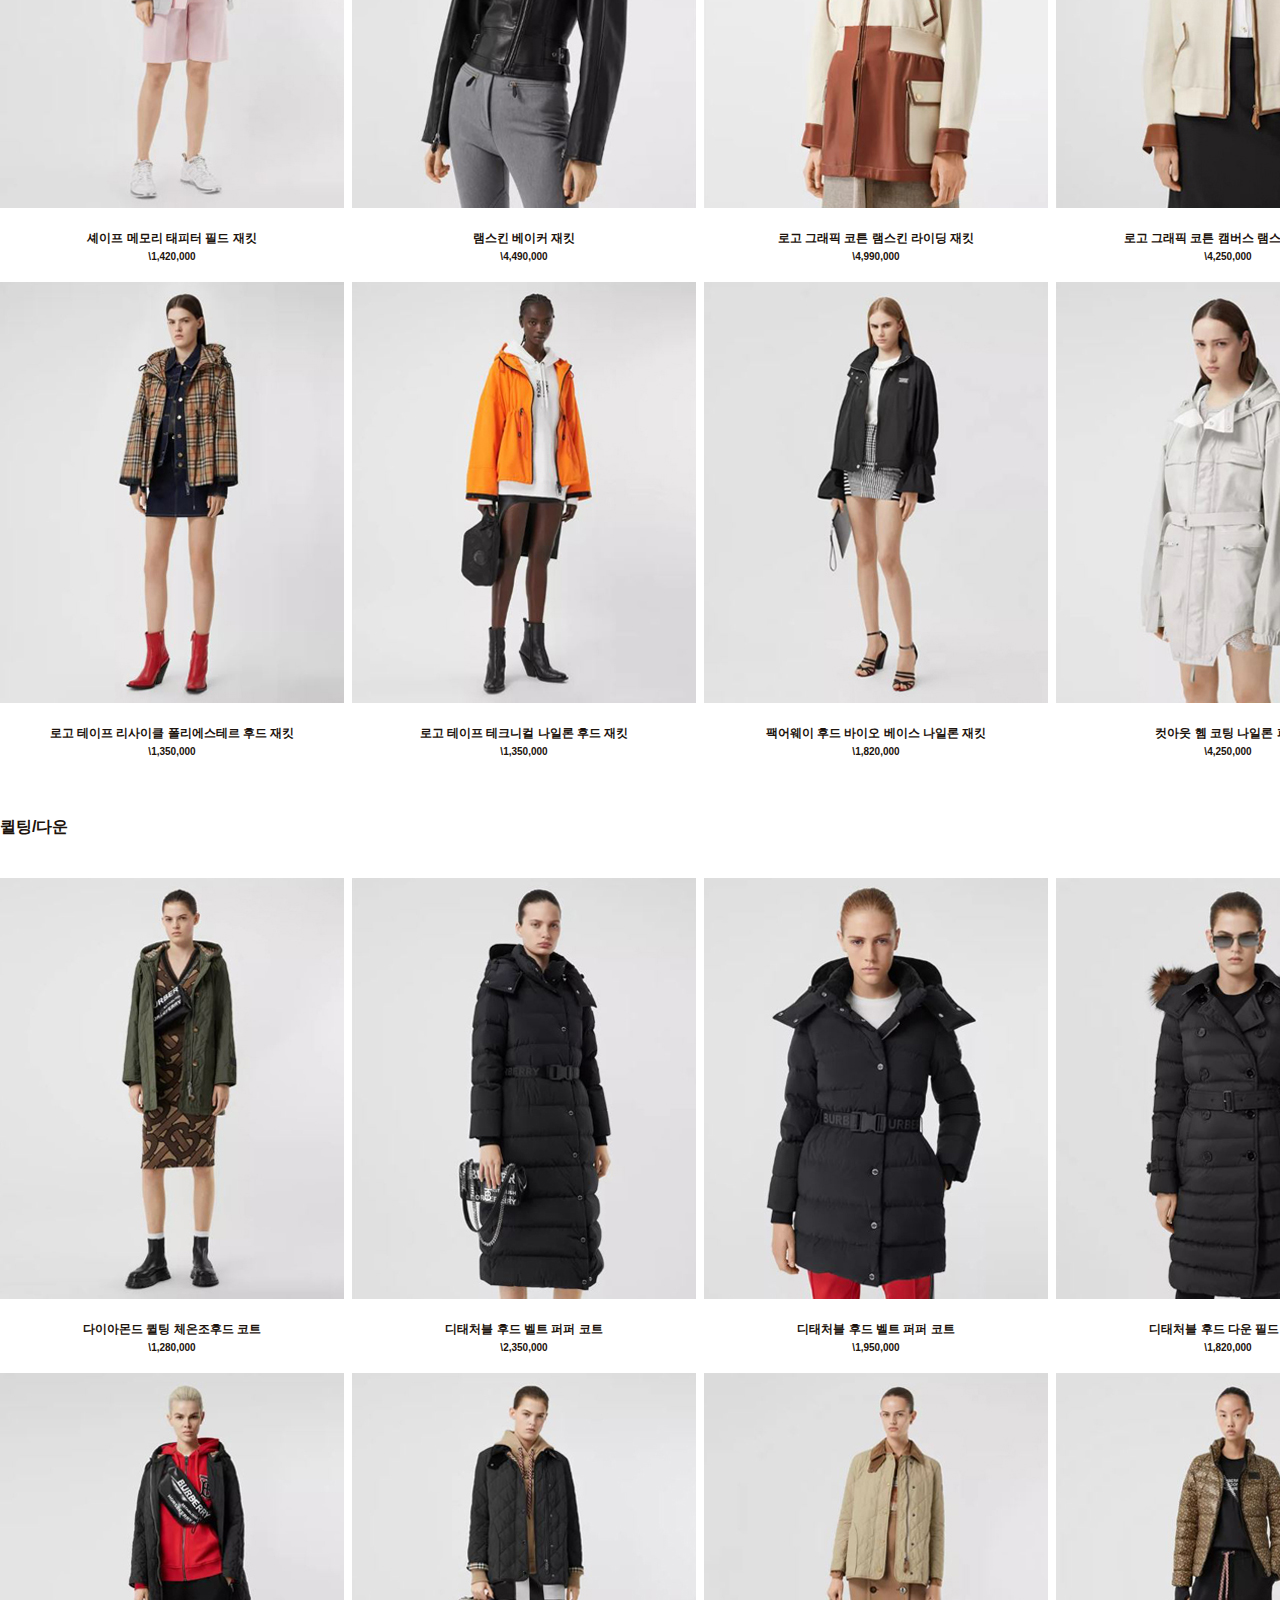
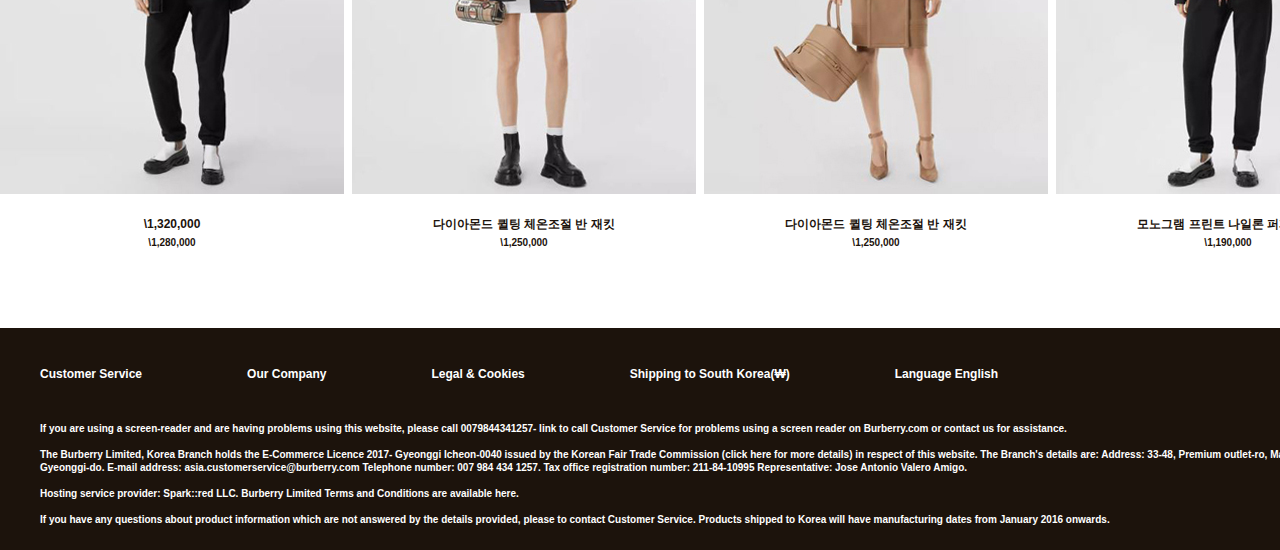
<file: women.html>
<!doctype html>
<html lang="ko">
	<head>
		<title>Burberry</title>
		<meta charset="utf-8">
		<link href="css/common.css" rel="stylesheet">
		<link href="css/women.css" rel="stylesheet">
	</head>
	<body>
		<div class="firstDiv">
			<header>
				<h1><a href="index.html"><img src="images/logo.png" alt="로고"></a></h1>
				<nav>
					<ul class="menu">
						<li><a href="women.html">WOMEN</a></li>
						<li><a href="men.html">MEN</a></li>
						<li><a href="children.html">CHILDREN</a></li>
						<li><a href="bags.html">BAGS</a></li>
						<li><a href="thetrenchcoat.html">THE TRENCH COAT</a></li>
						<li><a href="#">GIFTS</a></li>
						<li><a href="#">BURBERRY WORLD</a></li>
					</ul>
					<ul class="icon">
						<li><a href="#"><img src="images/icon1.png" alt="icon1"></a></li>
						<li><a href="#"><img src="images/icon2.png" alt="icon2"></a></li>
						<li><a href="#"><img src="images/icon3.png" alt="icon3"></a></li>
					</ul>
				</nav>
			</header>
		</div>
		<section class="content">
			<p class="title">모든 트렌치 코트</p>
			<ul>
				<li>
					<img src="images/female/female1.jpg" alt="여자1">
					<p>컬러 블록 코튼 개버딘 트렌치 코트<br>
					<span>\3,390,000</span></p>
				</li>
				<li>
					<img src="images/female/female2.jpg" alt="여자2">
					<p>개더 디테일 코튼 개버딘 트렌치 코트<br>
					<span>\3,250,000</span></p>
				</li>
				<li>
					<img src="images/female/female3.jpg" alt="여자3">
					<p>실크 트렌치 코트<br>
					<span>\3,590,000</span></p>
				</li>
				<li>
					<img src="images/female/female4.jpg" alt="여자4">
					<p>파이핑 코튼 개버딘 트렌치 코트<br>
					<span>\3,150,000</span></p>
				</li>
			</ul>
			<ul>
				<li>
					<img src="images/female/female5.jpg" alt="여자5">
					<p>리버시블 코튼 리사이클 폴리에스테르 카 코트<br>
					<span>\3,290,000</span></p>
				</li>
				<li>
					<img src="images/female/female6.jpg" alt="여자6">
					<p>파이핑 코튼 개버딘 트렌치 코트<br>
					<span>\3,150,000</span></p>
				</li>
				<li>
					<img src="images/female/female7.jpg" alt="여자7">
					<p>파이핑 코튼 개버딘 트렌치 코트<br>
					<span>\3,150,000</span></p>
				</li>
				<li>
					<img src="images/female/female8.jpg" alt="여자8">
					<p>애니멀 프린트 실크 스카프 코튼 디테일 카 코트<br>
					<span>\4,550,000</span></p>
				</li>
			</ul>
			<p class="title">헤리티지 트렌치 코트</p>
			<ul>
				<li>
					<img src="images/female/female9.jpg" alt="여자9">
					<p>미드 렝스 첼시 헤리티지 트렌치 코트<br>
					<span>\2,690,000</span></p>
				</li>
				<li>
					<img src="images/female/female10.jpg" alt="여자10">
					<p>미드 렝스 첼시 헤리티지 트렌치 코트<br>
					<span>\2,690,000</span></p>
				</li>
				<li>
					<img src="images/female/female11.jpg" alt="여자11">
					<p>첼시 - 롱 헤리티지 트렌치 코트<br>
					<span>\2,690,000</span></p>
				</li>
				<li>
					<img src="images/female/female12.jpg" alt="여자12">
					<p>첼시 - 롱 헤리티지 트렌치 코트<br>
					<span>\2,690,000</span></p>
				</li>
			</ul>
			<p class="title">코트</p>
			<ul>
				<li>
					<img src="images/female/female13.jpg" alt="여자13">
					<p>하운즈투스 체크 울 더블브레스트 코트<br>
					<span>\4,150,000</span></p>
				</li>
				<li>
					<img src="images/female/female14.jpg" alt="여자14">
					<p>로고 아플리케 테크니컬 울 후드 파카<br>
					<span>\2,290,000</span></p>
				</li>
				<li>
					<img src="images/female/female15.jpg" alt="여자15">
					<p>로고 그래픽 코튼 캔버스 카 코트<br>
					<span>\3,690,000</span></p>
				</li>
				<li>
					<img src="images/female/female16.jpg" alt="여자16">
					<p>워터컬러 프린트 ECONYL 후드 파카<br>
					<span>\1,820,000</span></p>
				</li>
			</ul>
			<ul>
				<li>
					<img src="images/female/female17.jpg" alt="여자17">
					<p>팩어웨이 후드 깅엄 파카<br>
					<span>\1,990,000</span></p>
				</li>
				<li>
					<img src="images/female/female18.jpg" alt="여자18">
					<p>ECONYL 파카<br>
					<span>\1,820,000</span></p>
				</li>
				<li>
					<img src="images/female/female19.jpg" alt="여자19">
					<p>컷아웃 헴 코팅 나일론 파카<br>
					<span>\4,250,000</span></p>
				</li>
				<li>
					<img src="images/female/female20.jpg" alt="여자20">
					<p>호스페리 프린트 나일론 파카<br>
					<span>\1,390,000</span></p>
				</li>
			</ul>
			<p class="title">재킷</p>
			<ul>
				<li>
					<img src="images/female/female23.jpg" alt="여자23">
					<p>셰이프 메모리 태피터 필드 재킷<br>
					<span>\1,420,000</span></p>
				</li>
				<li>
					<img src="images/female/female24.jpg" alt="여자24">
					<p>램스킨 베이커 재킷<br>
					<span>\4,490,000</span></p>
				</li>
				<li>
					<img src="images/female/female25.jpg" alt="여자25">
					<p>로고 그래픽 코튼 램스킨 라이딩 재킷<br>
					<span>\4,990,000</span></p>
				</li>
				<li>
					<img src="images/female/female26.jpg" alt="여자26">
					<p>로고 그래픽 코튼 캠버스 램스킨 블루종<br>
					<span>\4,250,000</span></p>
				</li>
			</ul>
			<ul>
				<li>
					<img src="images/female/female21.jpg" alt="여자21">
					<p>로고 테이프 리사이클 폴리에스테르 후드 재킷<br>
					<span>\1,350,000</span></p>
				</li>
				<li>
					<img src="images/female/female22.jpg" alt="여자22">
					<p>로고 테이프 테크니컬 나일론 후드 재킷<br>
					<span>\1,350,000</span></p>
				</li>
				<li>
					<img src="images/female/female27.jpg" alt="여자27">
					<p>팩어웨이 후드 바이오 베이스 나일론 재킷<br>
					<span>\1,820,000</span></p>
				</li>
				<li>
					<img src="images/female/female28.jpg" alt="여자28">
					<p>컷아웃 헴 코팅 나일론 파카<br>
					<span>\4,250,000</span></p>
				</li>
			</ul>
			<p class="title">퀼팅/다운</p>
			<ul>
				<li>
					<img src="images/female/female32.jpg" alt="여자32">
					<p>다이아몬드 퀼팅 체온조후드 코트<br>
					<span>\1,280,000</span></p>
				</li>
				<li>
					<img src="images/female/female29.jpg" alt="여자29">
					<p>디태처블 후드 벨트 퍼퍼 코트<br>
					<span>\2,350,000</span></p>
				</li>
				<li>
					<img src="images/female/female30.jpg" alt="여자30">
					<p>디태처블 후드 벨트 퍼퍼 코트<br>
					<span>\1,950,000</span></p>
				</li>
				<li>
					<img src="images/female/female31.jpg" alt="여자31">
					<p>디태처블 후드 다운 필드 코트<br>
					<span>\1,820,000</span></p>
				</li>
			</ul>
			<ul>
				<li>
					<img src="images/female/female33.jpg" alt="여자33">
					<p>\1,320,000<br>
					<span>\1,280,000</span></p>
				</li>
				<li>
					<img src="images/female/female34.jpg" alt="여자34">
					<p>다이아몬드 퀼팅 체온조절 반 재킷<br>
					<span>\1,250,000</span></p>
				</li>
				<li>
					<img src="images/female/female35.jpg" alt="여자35">
					<p>다이아몬드 퀼팅 체온조절 반 재킷<br>
					<span>\1,250,000</span></p>
				</li>
				<li>
					<img src="images/female/female36.jpg" alt="여자36">
					<p>모노그램 프린트 나일론 퍼퍼 재킷<br>
					<span>\1,190,000</span></p>
				</li>
			</ul>
		</section>
		<div class="lastDiv">
			<footer>
				<ul>
					<li><a href="#">Customer Service</a></li>
					<li><a href="#">Our Company</a></li>
					<li><a href="#">Legal & Cookies</a></li>
					<li><a href="#">Shipping to South Korea(₩)</a></li>
					<li><a href="#">Language English</a></li>
				</ul>
				<p>If you are using a screen-reader and are having problems using this website, please 
				call 0079844341257- link to call Customer Service for problems using a screen reader on 
				Burberry.com or contact us for assistance.<br>
				<br>
				The Burberry Limited, Korea Branch holds the E-Commerce Licence 2017- Gyeonggi 
				Icheon-0040 issued by the Korean Fair Trade Commission (click here for more details) in 
				respect of this website. The Branch's details are: Address: 33-48, Premium outlet-ro, 
				Majang-myeon, Icheon-si, Gyeonggi-do. E-mail address: asia.customerservice@burberry.com 
				Telephone number: 007 984 434 1257. Tax office registration number: 211-84-10995 
				Representative: Jose Antonio Valero Amigo.<br>
				<br>
				Hosting service provider: Spark::red LLC. Burberry Limited Terms and Conditions are 
				available here.<br>
				<br>
				If you have any questions about product information which are not answered by the 
				details provided, please to contact Customer Service. Products shipped to Korea will have 
				manufacturing dates from January 2016 onwards.
				</p>
			</footer>
		</div>
	</body>
</html>
</file>
<file: css/common.css>
@charset "utf-8";
* {
	margin:0 auto;
	padding:0;
}
body {
	font-family:"나눔고딕",Arial;
	background-color:#fff;
	height:100%;
	color:#1c130c;
	font-weight:bold;
	font-size:22px;
	position:relative;
}
ul {
	padding:0;
}
li {
	list-style:none;
}
a {
	text-decoration:none;
	color:inherit;
}

/*header 시작*/

.firstDiv {
	width:100%;
	background-color:#1c130c;
	min-width:1400px;
}
header {
	width:1400px;
	height:78px;
}
header>h1 {
	float:left;
	width:275px;
	height:78px;
	padding-top:18px;
	padding-left:57px;
	box-sizing:border-box;
}
header>nav {
	float:left;
	width:1125px;
	height:78px;
}
.menu {
	width:895px;
	height:78px;
	padding-top:35px;
	box-sizing:border-box;
	margin:0;
	float:left;
}
.menu>li {
	float:left;
}
.menu>li>a {
	color:#fff;
	font-size:13px;
	font-weight:bold;
	margin-right:60px;
	box-sizing:border-box;
}
.menu>li>a:hover {
	color:#ddcabc;
}
.icon {
	width:230px;
	height:78px;
	padding-top:35px;
	padding-left:76px;
	box-sizing:border-box;
	margin:0;
	float:left;
}
.icon>li {
	float:left;
}
.icon>li:nth-child(2) {
	padding:0px 26px;
}

/* banner */

.content {
	min-height:700px;
}

/* footer */

.lastDiv {
	width:100%;
	height:222px;
	background-color:#1c130c;
	min-width:1400px;
}
footer {
	color:#fff;
	width:1400px;
	height:222px;
	padding-left:40px;
	padding-top:30px;
	box-sizing:border-box;
}
footer>ul>li {
	float:left;
}
footer>ul>li>a {
	font-size:12px;
	font-weight:bold;
	margin-right:105px;
}
footer>ul:after {
	content:"";
	display:inline-block;
	clear:both;
}
footer>p {
	font-size:10px;
	margin-top:38px;
	line-height:13px;
}
</file>
<file: css/main.css>
@charset "utf-8";
.firstDiv {
	background:url(../images/main.jpg) no-repeat center center;
	height:1153px;
	background-size:cover;
	overflow:hidden;
	min-width:1400px;
}

/* text */

.text {
	height:246px;
}
.text>p {
	text-align:center;
	font-weight:bold;
	color:#535353;
	padding-top:38px;
	padding-bottom:42px;
	min-width:1400px;
}
.text>ul {
	width:1400px;
}
.text>ul>li:nth-child(1)>a {
	display:inline-block;
	background-color:#1c130c;
	color:#fff;
	text-align:center;
	line-height:50px;
	float:left;
	margin-right:20px;
	margin-left:500px;
	font-size:17px;
}
.text>ul>li:nth-child(2)>a {
	display:inline-block;
	border:3px solid #1c130c;
	box-sizing:border-box;
	color:#1c130c;	
	text-align:center;
	line-height:44px;
	float:left;
	font-size:17px;
}
.text>ul>li>a {
	width:200px;
	height:50px;
	display:inline-block;
	font-weight:bold;
}

/* top */

.top {
	width:1400px;
}
.top>ul>li {
	float:left;
	text-align:center;
	font-weight:bold;
}
.top>ul>li:nth-child(1) {
	margin-bottom:20px;
	margin-right:20px;
}
.top>ul>li>p {
	width:680px;
	color:#1c130c;
	padding-top:65px;
	padding-bottom:25px;
}
.top>ul:after {
	content:"";
	display:inline-block;
	clear:both;
}
.top>ul>li>a {
	display:inline-block;
	width:200px;
	height:50px;
	background-color:#1c130c;
	color:#fff;
	line-height:50px;
	margin-bottom:66px;
	font-size:17px;
}


/* middle */

.middle {
	width:100%;
	min-width:1400px;
	position:relative;
}
.middle>img {
	width:100%;
	min-width:1400px;
}
.box {
	width:100%;
	height:150px;
	min-width:1400px;
	background-color:rgba(28,19,12,0.6);
	position:absolute;
	bottom:5px;
	text-align:center;
}
.box>p {
	min-width:1400px;
	text-align:center;
	color:#fff;
	font-weight:bold;
	padding-top:28px;
	box-sizing:border-box;
}
.box>a {
	display:inline-block;
	width:200px;
	height:50px;
	border:3px solid #fff;
	color:#fff;
	text-align:center;
	line-height:50px;
	font-size:17px;
	margin-top:15px;
}

/* bottom */

.bottom {
	width:1400px;
	margin-top:20px;
}
.bottom>ul>li {
	float:left;
	text-align:center;
}

.bottom>ul:after {
	content:"";
	display:block;
	clear:both;
} 
.bottom>ul>li:nth-child(1)>img {
	margin-right:20px;
}
.bottom>ul:nth-child(1)>li>p {
	margin-top:84px;
	margin-bottom:30px;
	color:#3f3e3e;
}
.bottom>ul:nth-child(1)>li>a {
	display:inline-block;
	width:200px;
	height:50px;
	background-color:#1c130c;
	font-size:17px;
	color:#fff;
	line-height:50px;
}
.bottom>ul:nth-child(2)>li {
	width:453px;
}
.bottom>ul:nth-child(2)>li>p {
	font-size:20px;
	margin-top:18px;
	color:#3f3e3e;
	margin-bottom:16px;
}
.bottom>ul:nth-child(2)>li>a {
	display:inline-block;
	width:108px;
	height:26px;
	background-color:#1c130c;
	color:#fff;
	line-height:26px;
	margin-bottom:52px;
	font-size:13px;
}
.bottom>ul:nth-child(2)>li:nth-child(2) {
	margin:0 20px;
}
.bottom>ul:nth-child(2)>li:nth-child(2)>a {
	background-color:#fff;
	border:2px solid #1c130c;
	color:#1c130c;
	box-sizing:border-box;
	line-height:22px;
}
</file>
<file: css/bags.css>
@charset "utf-8";

.menu>li:nth-child(4)>a {
	color:#ddcabc;
}
.content>p:nth-child(1) {
	margin-top:70px;
}
.title {
	font-size:16px;
	margin-top:40px;
	margin-bottom:40px;
}
.title>span {
	color:#5a5959;
	font-weight:normal;
}
.content {
	width:1400px;
}
.content>ul>li {
	float:left;
}
.content>ul:after {
	content:"";
	display:block;
	clear:both;
}
.content>ul>li:nth-child(2){
	margin:0 8px;
}
.content>ul>li:nth-child(3){
	margin-right:8px;
}
.content>ul>li>p {
	font-size:12px;
	text-align:center;
	margin-top:15px;
	margin-bottom:16px;
	line-height:18px;
}
.content>ul>li>p>span {
	font-size:10px;
}
.content>ul:last-child>li:last-child {
	margin-bottom:60px;
}
</file>
<file: css/children.css>
@charset "utf-8";

.menu>li:nth-child(3)>a {
	color:#ddcabc;
}
.content>p:nth-child(1) {
	margin-top:70px;
}
.title {
	font-size:16px;
	margin-top:40px;
	margin-bottom:40px;
}
.title>span {
	color:#5a5959;
	font-weight:normal;
}
.content {
	width:1400px;
}
.content>ul>li {
	float:left;
}
.content>ul:after {
	content:"";
	display:block;
	clear:both;
}
.content>ul>li:nth-child(2){
	margin:0 8px;
}
.content>ul>li:nth-child(3){
	margin-right:8px;
}
.content>ul>li>p {
	font-size:12px;
	text-align:center;
	margin-top:15px;
	margin-bottom:16px;
	line-height:18px;
}
.content>ul>li>p>span {
	font-size:10px;
}
.content>ul:last-child>li:last-child {
	margin-bottom:60px;
}
</file>
<file: css/men.css>
@charset "utf-8";

.menu>li:nth-child(2)>a {
	color:#ddcabc;
}
.content>p:nth-child(1) {
	margin-top:70px;
}
.title {
	font-size:16px;
	margin-top:40px;
	margin-bottom:40px;
}
.content {
	width:1400px;
}
.content>ul>li {
	float:left;
}
.content>ul:after {
	content:"";
	display:block;
	clear:both;
}
.content>ul>li:nth-child(2){
	margin:0 8px;
}
.content>ul>li:nth-child(3){
	margin-right:8px;
}
.content>ul>li>p {
	font-size:12px;
	text-align:center;
	margin-top:15px;
	margin-bottom:16px;
	line-height:18px;
}
.content>ul>li>p>span {
	font-size:10px;
}
.content>ul:last-child>li:last-child {
	margin-bottom:60px;
}
</file>
<file: css/thetrenchcoat.css>
@charset "utf-8";

.title {
	font-size:18px;
}
.ds {
	font-size:16px;
	font-weight:normal;
	text-align:justify;
	line-height:25px;
}

.menu>li:nth-child(5)>a {
	color:#ddcabc;
}

/* main */

.main>img {
	width:100%;
	min-width:1400px;
}
.main>p {
	font-size:18px;
	text-align:center;
	font-weight:500;
	margin:50px 0;
	min-width:1400px;
}

/* iconic */

.iconic {
	width:1400px;
}
.iconic>ul>li {
	float:left;
}
.iconic>ul:after {
	content:"";
	display:block;
	clear:both;
}
.firstUl>li:nth-child(1)>img {
	margin-right:20px;
}
.secondUl>li:nth-child(1) {
	width:270px;
	padding-top:50px;
	padding-left:57px;
	box-sizing:border-box;
}
.secondUl>li:nth-child(2) {
	width:1094px;
	padding-top:50px;
	padding-bottom:55px;
	box-sizing:border-box;
}

/* designdetails */

.designdetails {
	width:1400px;
}
.designdetails>ul>li {
	width:690px;
	/*border:1px solid red;*/
	float:left;
}
.designdetails>ul:after {
	content:"";
	display:block;
	clear:both;
}
.designdetails>ul>li>p {
	width:550px;
}
.designdetails>ul>li:first-child {
	margin-right:20px;
}
.designdetails>ul>li:first-child>.title {
	text-align:right;
	margin-top:445px;
}
.designdetails>ul>li>.title {
	margin-bottom:40px;
}
.designdetails>ul>li>.ds {
	margin-bottom:37px;
}
.designdetails>ul>li:nth-child(2)>.title {
	margin-top:580px;
}

/* findCoat */

.findCoat {
	width:100%;
	min-width:1400px;
}
.findCoat>img {
	width:100%;
	min-width:1400px;
}
.findCoat>p {
	width:1400px;
	text-align:center;
}
.findCoat>p:nth-child(2) {
	margin-top:50px;
	margin-bottom:25px;
}
.findCoat>p:nth-child(3) {
	font-size:18px;
	font-weight:normal;
	margin-bottom:45px;
}
.findCoat>ul {
	width:1400px;
}
.findCoat>ul>li {
	float:left;
	margin-bottom:55px;
}
.findCoat>ul:after {
	content:"";
	display:block;
	clear:both;
}
.findCoat>ul>li>a {
	display:inline-block;
	width:230px;
	height:50px;
	font-size:17px;
	text-align:center;
}
.findCoat>ul>li:nth-child(1)>a {
	background-color:#1c130c;
	color:#fff;
	margin-left:470px;
	margin-right:20px;
	line-height:50px;
}
.findCoat>ul>li:nth-child(2)>a {
	border:3px solid #1c130c;
	box-sizing:border-box;
	line-height:44px;
}

/* bespoke */

.bespoke {
	width:1400px;
}
.bespoke>ul {
	margin-bottom:120px;
}
.bespoke>ul>li {
	float:left;
}
.bespoke>ul:after {
	content:"";
	display:block;
	clear:both;
}
.bespoke>ul>li>p {
	width:550px;
}
.bespoke>ul>li:nth-child(1) {
	margin-right:20px;
}
.bespoke>ul>li:nth-child(2)>.title {
	margin-top:261px;
	margin-bottom:40px;
}
.bespoke>ul>li:nth-child(2)>.ds {
	margin-bottom:50px;
}
</file>
<file: css/women.css>
@charset "utf-8";

.menu>li:nth-child(1)>a {
	color:#ddcabc;
}
.content>p:nth-child(1) {
	margin-top:70px;
}
.title {
	font-size:16px;
	margin-top:40px;
	margin-bottom:40px;
}
.content {
	width:1400px;
}
.content>ul>li {
	float:left;
}
.content>ul:after {
	content:"";
	display:block;
	clear:both;
}
.content>ul>li:nth-child(2){
	margin:0 8px;
}
.content>ul>li:nth-child(3){
	margin-right:8px;
}
.content>ul>li>p {
	font-size:12px;
	text-align:center;
	margin-top:15px;
	margin-bottom:16px;
	line-height:18px;
}
.content>ul>li>p>span {
	font-size:10px;
}
.content>ul:last-child>li:last-child {
	margin-bottom:60px;
}
</file>
